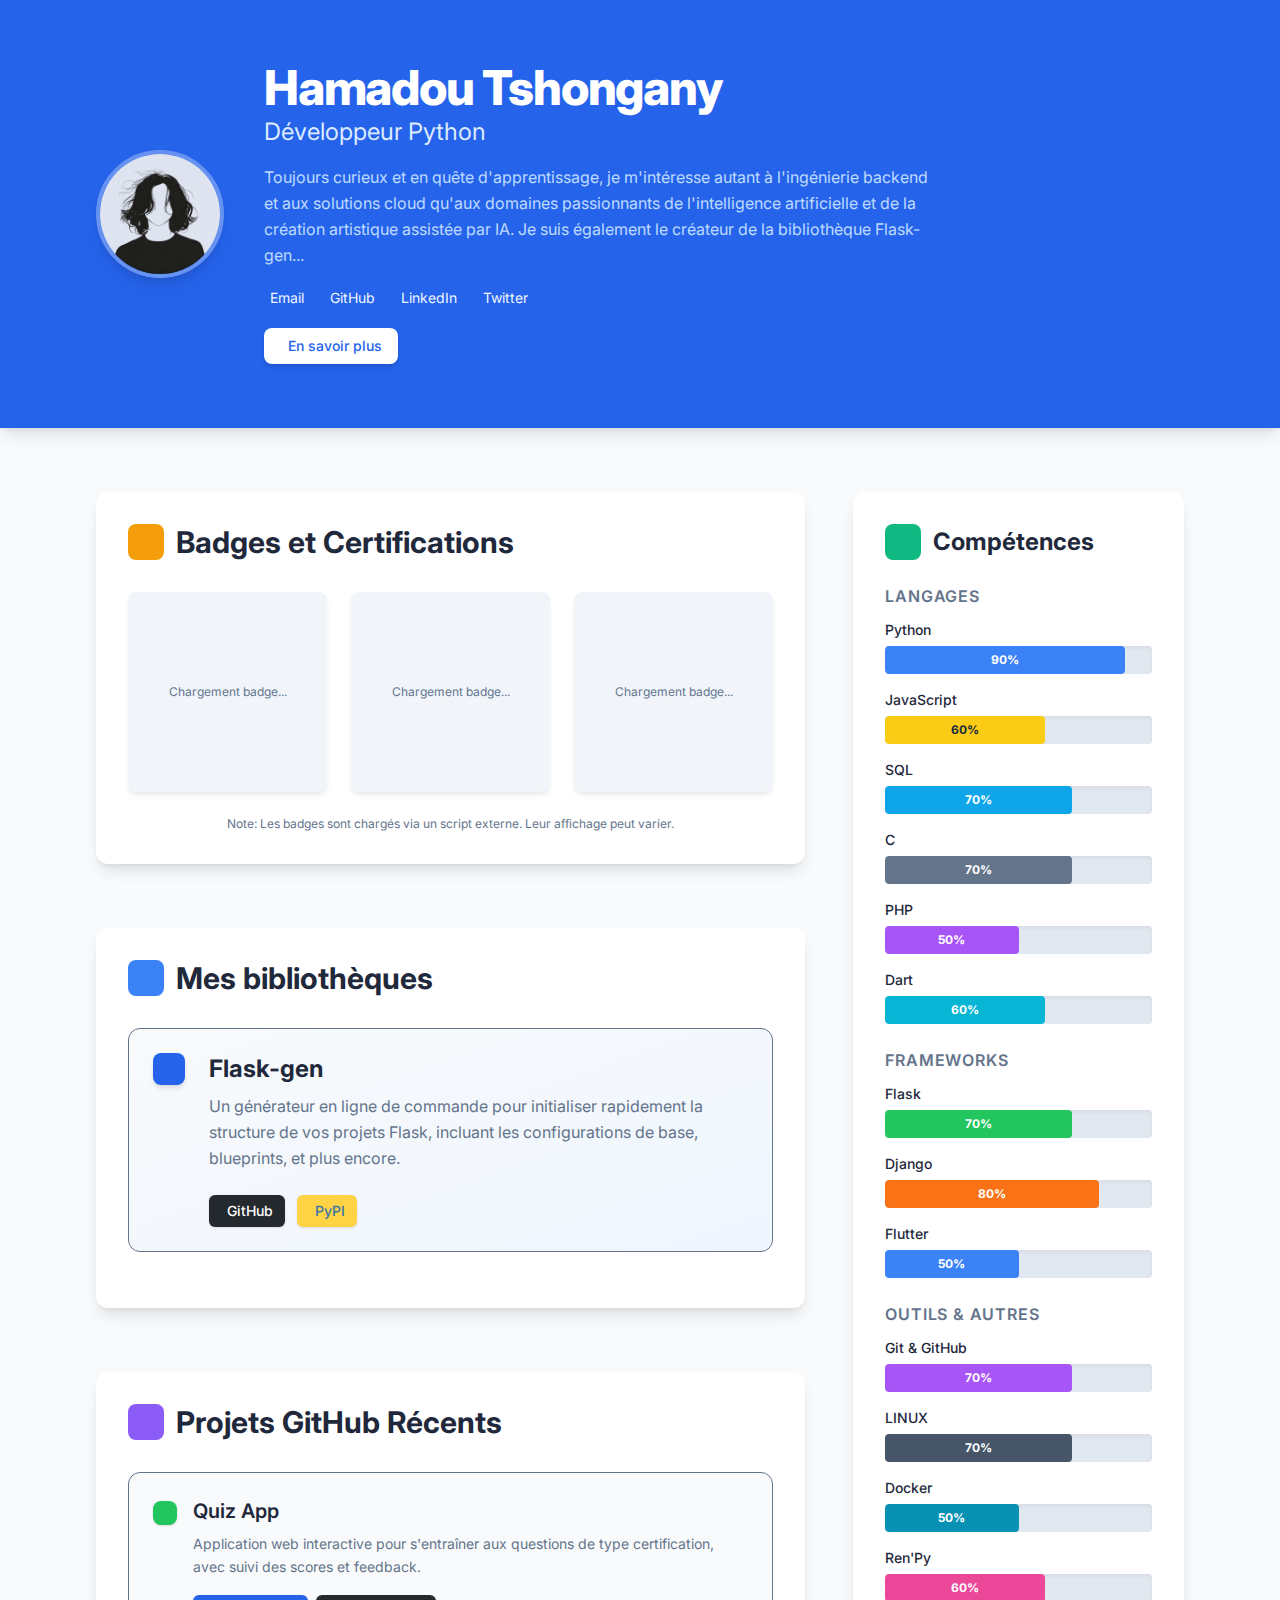
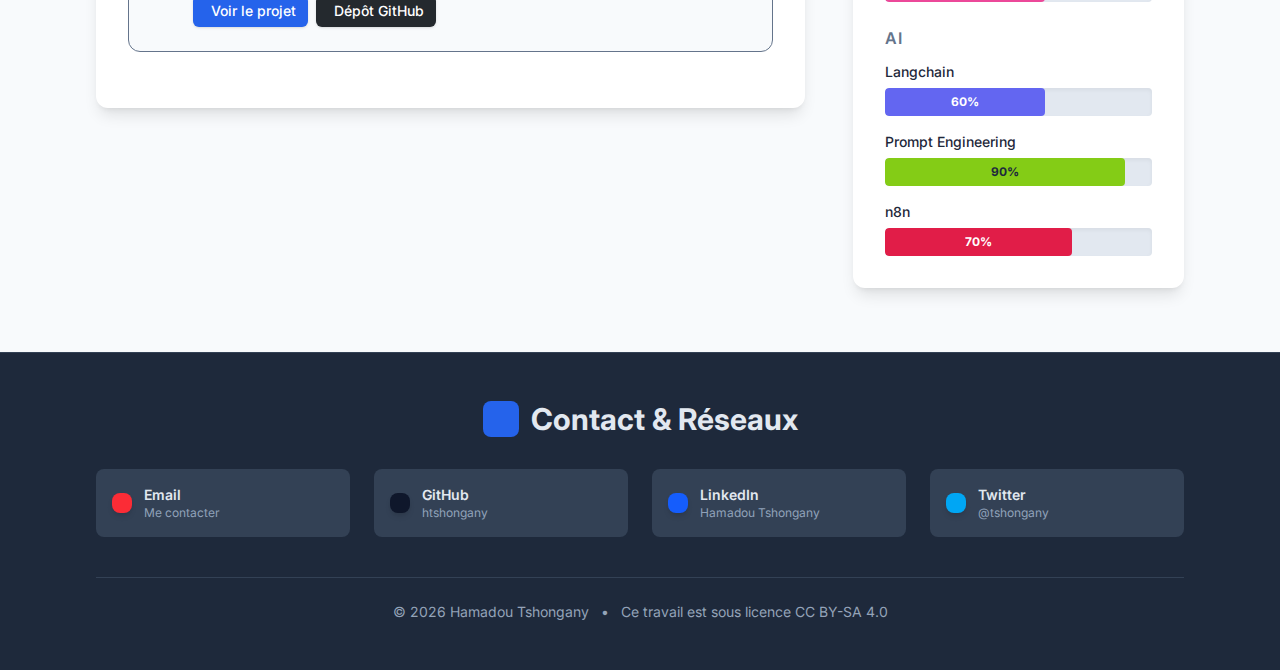
<file: index.html>
<!DOCTYPE html>
<html lang="fr">
<head>
  <meta charset="UTF-8">
  <meta name="google-site-verification" content="VE7iTm243_u6BHvO8maKqKnAd1L7kVLmnIdtmTBK1Bk" />
  <meta http-equiv="X-UA-Compatible" content="IE=edge">
  <meta name="viewport" content="width=device-width, initial-scale=1.0">
  <!-- USER_DATA_START:SEO_METADATA -->
  <title>Hamadou Tshongany - Développeur Python</title>
  <meta name="description" content="Portfolio de Hamadou Tshongany, développeur backend spécialisé en Python, IA et automatisation. Création d'outils sur mesure, APIs, et solutions scalables">
  <meta name="author" content="Hamadou Tshongany">
  <meta name="keywords" content="Hamadou Tshongany, Développeur Python, Portfolio, Flask, Django, Open Source, Automatisation, Flask-gen, Développement Web">
  <!-- USER_DATA_END:SEO_METADATA -->
  <meta name="robots" content="index, follow">

  <!-- Open Graph / Facebook -->
  <meta property="og:type" content="website">
  <meta property="og:url" content="https://htshongany.github.io/">
  <!-- USER_DATA_START:OG_PROFILE -->
  <meta property="og:title" content="Hamadou Tshongany - Développeur Python Professionnel">
  <meta property="og:description" content="Portfolio de Hamadou Tshongany, Développeur Python spécialisé dans l'open source et l'automatisation.">
  <meta property="og:image" content="assets/images/profile_placeholder.png">
  <!-- USER_DATA_END:OG_PROFILE -->

  <!-- Twitter -->
  <meta property="twitter:card" content="summary_large_image">
  <meta property="twitter:url" content="https://htshongany.github.io/">
  <!-- USER_DATA_START:TWITTER_PROFILE -->
  <meta property="twitter:title" content="Hamadou Tshongany - Développeur Python Professionnel">
  <meta property="twitter:description" content="Portfolio de Hamadou Tshongany, Développeur Python spécialisé dans l'open source et l'automatisation.">
  <meta property="twitter:image" content="assets/images/profile_placeholder.png">
  <!-- USER_DATA_END:TWITTER_PROFILE -->

  <link rel="preconnect" href="https://fonts.googleapis.com">
  <link rel="preconnect" href="https://fonts.gstatic.com" crossorigin>
  <link href="https://fonts.googleapis.com/css2?family=Inter:wght@400;500;600;700;800&display=swap" rel="stylesheet">
  <!-- USER_DATA_START:FAVICON -->
  <link rel="icon" href="assets/images/favicon.ico" type="image/x-icon">
  <!-- USER_DATA_END:FAVICON -->

  <link href="css/output.css" rel="stylesheet">

  <link rel="stylesheet" href="https://cdnjs.cloudflare.com/ajax/libs/font-awesome/6.4.0/css/all.min.css" integrity="sha512-iecdLmaskl7CVkqkXNQ/ZH/XLlvWZOJyj7Yy7tcenmpD1ypASozpmT/E0iPtmFIB46ZmdtAc9eNBvH0H/ZpiBw==" crossorigin="anonymous" referrerpolicy="no-referrer" />
  <style>
    html { scroll-behavior: smooth; }
    body {
      -webkit-font-smoothing: antialiased;
      -moz-osx-font-smoothing: grayscale;
    }
    /* Styles spécifiques pour Credly (difficiles à surcharger sans !important) */
    .credly-badge-container > div { max-width: 100% !important; max-height: 100% !important; }
    .credly-badge-container iframe { max-width: 100% !important; max-height: 100% !important; }

    /* Custom Scrollbar Styles (WebKit) */
    ::-webkit-scrollbar {
      width: 10px;
      height: 10px;
    }
    ::-webkit-scrollbar-track {
      background: #e2e8f0; /* Corresponds to 'scrollbar-track' or Tailwind's slate-200 */
      border-radius: 10px;
    }
    ::-webkit-scrollbar-thumb {
      background: #2563eb; /* Corresponds to 'scrollbar-thumb' or Tailwind's primary */
      border-radius: 10px;
    }
    ::-webkit-scrollbar-thumb:hover {
      background: #1d4ed8; /* Corresponds to 'scrollbar-thumb-hover' or Tailwind's primary-dark */
    }

    /* For Firefox (limited customization) */
    html {
        scrollbar-width: thin; /* "auto" or "thin" */
        scrollbar-color: #2563eb #e2e8f0; /* thumb track */
    }
  </style>
</head>
<body class="bg-light-bg text-text-main font-sans antialiased">
  <div class="min-h-screen flex flex-col">

    <!-- Header -->
    <header id="main-header" class="bg-primary text-text-on-primary shadow-lg">
      <div class="max-w-6xl mx-auto px-4 sm:px-6 lg:px-8 py-10 sm:py-12 md:py-16">
        <div class="md:flex md:items-center md:gap-6 lg:gap-10">
          <div class="flex-shrink-0 text-center md:text-left mb-6 md:mb-0">
            <img id="profile-image" class="w-24 h-24 sm:w-28 sm:h-28 md:w-32 md:h-32 rounded-full border-4 object-cover mx-auto shadow-custom-md border-[rgba(255,255,255,0.3)]" src="assets/images/profile_placeholder.png" alt="Photo de profil de Hamadou Tshongany" />
          </div>
          <div class="text-center md:text-left flex-grow">
            <h1 id="profile-name" class="text-3xl xs:text-4xl sm:text-5xl font-extrabold mb-1 tracking-tight text-text-on-primary">Hamadou Tshongany</h1>
            <p id="profile-title" class="text-lg xs:text-xl md:text-2xl mb-3 sm:mb-4 text-blue-100">Développeur Python</p>
            <p id="profile-bio" class="text-sm sm:text-base max-w-2xl mx-auto md:mx-0 leading-relaxed text-blue-200">Toujours curieux et en quête d'apprentissage, je m'intéresse autant à l'ingénierie backend et aux solutions cloud qu'aux domaines passionnants de l'intelligence artificielle et de la création artistique assistée par IA. Je suis également le créateur de la bibliothèque Flask-gen...</p>
            <ul id="header-social-links" class="flex flex-wrap justify-center md:justify-start gap-x-4 sm:gap-x-5 gap-y-2 my-4 sm:my-5">
              <li><a href="mailto:sirehtshongany@gmail.com" class="text-blue-50 hover:text-white transition-colors duration-200 flex items-center gap-1.5 text-xs sm:text-sm"><i class="fas fa-envelope fa-fw" aria-hidden="true"></i> Email</a></li>
              <li><a href="https://github.com/htshongany" target="_blank" rel="noopener noreferrer" class="text-blue-50 hover:text-white transition-colors duration-200 flex items-center gap-1.5 text-xs sm:text-sm"><i class="fab fa-github fa-fw" aria-hidden="true"></i> GitHub</a></li>
              <li><a href="https://www.linkedin.com/in/hamadou-tshongany" target="_blank" rel="noopener noreferrer" class="text-blue-50 hover:text-white transition-colors duration-200 flex items-center gap-1.5 text-xs sm:text-sm"><i class="fab fa-linkedin fa-fw" aria-hidden="true"></i> LinkedIn</a></li>
              <li><a href="https://twitter.com/tshongany" target="_blank" rel="noopener noreferrer" class="text-blue-50 hover:text-white transition-colors duration-200 flex items-center gap-1.5 text-xs sm:text-sm"><i class="fab fa-twitter fa-fw" aria-hidden="true"></i> Twitter</a></li>
            </ul>
            <div class="mt-4">
              <a href="/about.html" class="inline-flex items-center px-4 py-2 bg-white hover:bg-slate-100 text-primary rounded-lg transition-colors duration-200 shadow-md text-sm font-medium focus-visible:outline-primary focus-visible:outline-offset-2">
                <i class="fas fa-user mr-2" aria-hidden="true"></i> En savoir plus
              </a>
            </div>
          </div>
        </div>
      </div>
    </header>

    <!-- Layout principal -->
    <main id="main-content-area" class="max-w-6xl mx-auto px-4 sm:px-6 lg:px-8 py-8 sm:py-12 md:py-16 flex-grow">
      <div class="grid grid-cols-1 lg:grid-cols-3 gap-8 sm:gap-10 md:gap-12">
        <div class="lg:col-span-2 space-y-10 sm:space-y-12 md:space-y-16">

          <!-- Badges Section -->
          <section id="badges-section" aria-labelledby="badges-title-text" class="bg-card-bg rounded-xl shadow-custom-md p-5 sm:p-6 md:p-8">
            <h2 class="text-2xl sm:text-3xl font-bold mb-6 sm:mb-8 flex items-center gap-3 text-text-main">
              <span class="w-8 h-8 sm:w-9 sm:h-9 inline-flex items-center justify-center rounded-lg flex-shrink-0 text-white bg-icon-bg-badges"><i class="fas fa-award text-base" aria-hidden="true"></i></span>
              <span id="badges-title-text">Badges et Certifications</span>
            </h2>
            <div class="relative mb-6">
              <div id="badges-grid" class="grid grid-cols-2 md:grid-cols-3 gap-4 sm:gap-6">
                <!-- USER_DATA_START:BADGES_LIST -->
                <div class="pagination-item credly-badge-container flex items-center justify-center overflow-hidden bg-slate-100 rounded-lg w-full h-[180px] sm:h-[190px] md:h-[200px] shadow-custom-light hover:shadow-custom-md transform hover:scale-105 transition-transform duration-300 ease-in-out">
                  <div data-iframe-width="150" data-iframe-height="170" data-share-badge-id="242aff9c-588e-480d-abb7-defd70db0204" data-share-badge-host="https://www.credly.com"><p class="text-slate-500 text-xs p-2 text-center">Chargement badge...</p></div>
                </div>
                <div class="pagination-item credly-badge-container flex items-center justify-center overflow-hidden bg-slate-100 rounded-lg w-full h-[180px] sm:h-[190px] md:h-[200px] shadow-custom-light hover:shadow-custom-md transform hover:scale-105 transition-transform duration-300 ease-in-out">
                  <div data-iframe-width="150" data-iframe-height="170" data-share-badge-id="c1ec8ce9-5764-4467-9178-66d29b638906" data-share-badge-host="https://www.credly.com"><p class="text-slate-500 text-xs p-2 text-center">Chargement badge...</p></div>
                </div>
                <div class="pagination-item credly-badge-container flex items-center justify-center overflow-hidden bg-slate-100 rounded-lg w-full h-[180px] sm:h-[190px] md:h-[200px] shadow-custom-light hover:shadow-custom-md transform hover:scale-105 transition-transform duration-300 ease-in-out">
                   <div data-iframe-width="150" data-iframe-height="170" data-share-badge-id="eb4d011a-47e7-4580-bc38-c882da57a48f" data-share-badge-host="https://www.credly.com"><p class="text-slate-500 text-xs p-2 text-center">Chargement badge...</p></div>
                </div>
                <!-- USER_DATA_END:BADGES_LIST -->
              </div>
              <button id="badges-prev" aria-label="Badge précédent" class=" absolute top-1/2 -translate-y-1/2 left-0 transform -translate-x-[calc(50%+0.25rem)] sm:-translate-x-[calc(100%+0.25rem)] bg-pagination-btn-bg hover:bg-pagination-btn-hover-bg text-white p-2 rounded-full w-9 h-9 flex items-center justify-center shadow-md z-10 focus-visible:outline-primary focus-visible:outline-offset-1"><i class="fas fa-chevron-left" aria-hidden="true"></i></button>
              <button id="badges-next" aria-label="Badge suivant" class="absolute top-1/2 -translate-y-1/2 right-0 transform translate-x-[calc(50%+0.25rem)] sm:translate-x-[calc(100%+0.25rem)] bg-pagination-btn-bg hover:bg-pagination-btn-hover-bg text-white p-2 rounded-full w-9 h-9 flex items-center justify-center shadow-md z-10 focus-visible:outline-primary focus-visible:outline-offset-1"><i class="fas fa-chevron-right" aria-hidden="true"></i></button>
            </div>
            <p id="badges-note" class="text-center text-xs mt-4 px-4 text-text-muted">Note: Les badges sont chargés via un script externe. Leur affichage peut varier.</p>
          </section>
          <script type="text/javascript" async src="//cdn.credly.com/assets/utilities/embed.js"></script>

          <!-- Mes bibliothèques Section -->
          <section id="libraries-section" aria-labelledby="libraries-title-text" class="bg-card-bg rounded-xl shadow-custom-md p-5 sm:p-6 md:p-8">
            <h2 class="text-2xl sm:text-3xl font-bold mb-6 sm:mb-8 flex items-center gap-3 text-text-main">
              <span class="w-8 h-8 sm:w-9 sm:h-9 inline-flex items-center justify-center rounded-lg flex-shrink-0 text-white bg-icon-bg-python"><i class="fab fa-python text-base" aria-hidden="true"></i></span>
              <span id="libraries-title-text">Mes bibliothèques</span>
            </h2>
            <div class="relative mb-6">
              <div id="libraries-grid" class="grid grid-cols-1 gap-6 sm:gap-8">
                <!-- USER_DATA_START:LIBRARIES_LIST -->
                <div class="pagination-item border border-secondary rounded-xl p-5 sm:p-6 bg-gradient-to-br from-slate-50 to-blue-50 hover:shadow-lg transition-shadow duration-300">
                  <div class="flex flex-col sm:flex-row items-start space-y-4 sm:space-y-0 sm:space-x-4 md:space-x-6">
                    <div class="p-3 sm:p-4 rounded-lg shadow-md flex-shrink-0 self-center sm:self-start bg-primary text-text-on-primary"><i class="fas fa-box-open text-2xl sm:text-3xl" aria-hidden="true"></i></div>
                    <div class="flex-1 text-center sm:text-left">
                      <h3 class="text-xl sm:text-2xl font-bold mb-2 text-text-main">Flask-gen</h3>
                      <p class="mb-4 sm:mb-6 text-sm sm:text-base leading-relaxed text-text-muted">Un générateur en ligne de commande pour initialiser rapidement la structure de vos projets Flask, incluant les configurations de base, blueprints, et plus encore.</p>
                      <div class="flex flex-wrap justify-center sm:justify-start gap-3">
                        <a href="https://github.com/htshongany/Flask-gen" target="_blank" rel="noopener noreferrer" class="inline-flex items-center px-3 py-1.5 rounded-md bg-github-btn-bg text-github-btn-text hover:bg-github-btn-hover-bg transition-colors duration-200 text-xs sm:text-sm font-medium shadow-sm focus-visible:outline-primary focus-visible:outline-offset-2">
                          <i class="fab fa-github mr-1.5" aria-hidden="true"></i>GitHub
                        </a>
                        <a href="https://pypi.org/project/flask-gen/" target="_blank" rel="noopener noreferrer" class="inline-flex items-center px-3 py-1.5 rounded-md bg-pypi-btn-bg text-pypi-btn-text hover:bg-pypi-btn-hover-bg transition-colors duration-200 text-xs sm:text-sm font-medium shadow-sm focus-visible:outline-primary focus-visible:outline-offset-2">
                          <i class="fas fa-cube mr-1.5" aria-hidden="true"></i>PyPI
                        </a>
                      </div>
                    </div>
                  </div>
                </div>
                <!-- USER_DATA_END:LIBRARIES_LIST -->
              </div>
              <button id="libraries-prev" aria-label="Bibliothèque précédente" class="absolute top-1/2 -translate-y-1/2 left-0 transform -translate-x-[calc(50%+0.25rem)] sm:-translate-x-[calc(100%+0.25rem)] bg-pagination-btn-bg hover:bg-pagination-btn-hover-bg text-white p-2 rounded-full w-9 h-9 flex items-center justify-center shadow-md z-10 focus-visible:outline-primary focus-visible:outline-offset-1"><i class="fas fa-chevron-left" aria-hidden="true"></i></button>
              <button id="libraries-next" aria-label="Bibliothèque suivante" class="absolute top-1/2 -translate-y-1/2 right-0 transform translate-x-[calc(50%+0.25rem)] sm:translate-x-[calc(100%+0.25rem)] bg-pagination-btn-bg hover:bg-pagination-btn-hover-bg text-white p-2 rounded-full w-9 h-9 flex items-center justify-center shadow-md z-10 focus-visible:outline-primary focus-visible:outline-offset-1"><i class="fas fa-chevron-right" aria-hidden="true"></i></button>
            </div>
          </section>

          <!-- Projects Section -->
          <section id="projects-section" aria-labelledby="projects-title-text" class="bg-card-bg rounded-xl shadow-custom-md p-5 sm:p-6 md:p-8">
            <h2 class="text-2xl sm:text-3xl font-bold mb-6 sm:mb-8 flex items-center gap-3 text-text-main">
              <span class="w-8 h-8 sm:w-9 sm:h-9 inline-flex items-center justify-center rounded-lg flex-shrink-0 text-white bg-icon-bg-projects"><i class="fas fa-laptop-code text-base" aria-hidden="true"></i></span>
              <span id="projects-title-text">Projets GitHub Récents</span>
            </h2>
            <div class="relative mb-6">
              <div id="projets-grid" class="grid grid-cols-1 md:grid-cols-2 gap-6 sm:gap-8">
                <!-- USER_DATA_START:PROJECTS_LIST -->
                <div class="pagination-item md:col-span-2 border border-secondary rounded-xl p-4 sm:p-6 bg-slate-50 hover:shadow-xl transition-all duration-300 ease-in-out transform hover:-translate-y-1">
                  <div class="flex items-start space-x-4">
                    <div class="p-3 rounded-lg shadow-sm flex-shrink-0 mt-1 text-white bg-project-icon-green"><i class="fas fa-question-circle text-xl" aria-hidden="true"></i></div>
                    <div class="flex-1 text-left"> <!-- Changed from text-center xs:text-left -->
                        <h3 class="text-lg sm:text-xl font-semibold text-text-main mb-2">Quiz App</h3>
                        <p class="text-text-muted mb-3 sm:mb-4 text-sm leading-relaxed">Application web interactive pour s'entraîner aux questions de type certification, avec suivi des scores et feedback.</p>
                        <div class="flex flex-row flex-wrap justify-start gap-2 mt-3"> <!-- Ensures buttons are side-by-side with a gap -->
                            <a href="https://htshongany.github.io/certification-quizzes/quiz-app/index.html" target="_blank" rel="noopener noreferrer" class="inline-flex items-center px-3 py-1.5 rounded-md bg-primary text-text-on-primary hover:bg-primary-dark transition-colors duration-200 text-xs sm:text-sm font-medium shadow-sm focus-visible:outline-primary focus-visible:outline-offset-2">
                              <i class="fas fa-external-link-alt mr-1.5" aria-hidden="true"></i>Voir le projet
                            </a>
                            <a href="https://github.com/htshongany/certification-quizzes" target="_blank" rel="noopener noreferrer" class="inline-flex items-center px-3 py-1.5 rounded-md bg-github-btn-bg text-github-btn-text hover:bg-github-btn-hover-bg transition-colors duration-200 text-xs sm:text-sm font-medium shadow-sm focus-visible:outline-primary focus-visible:outline-offset-2">
                                <i class="fab fa-github mr-1.5" aria-hidden="true"></i>Dépôt GitHub
                            </a>
                        </div>
                    </div>
                  </div>
                </div>
                <!-- USER_DATA_END:PROJECTS_LIST -->
              </div>
              <button id="projets-prev" aria-label="Projet précédent" class=" absolute top-1/2 -translate-y-1/2 left-0 transform -translate-x-[calc(50%+0.25rem)] sm:-translate-x-[calc(100%+0.25rem)] bg-pagination-btn-bg hover:bg-pagination-btn-hover-bg text-white p-2 rounded-full w-9 h-9 flex items-center justify-center shadow-md z-10 focus-visible:outline-primary focus-visible:outline-offset-1"><i class="fas fa-chevron-left" aria-hidden="true"></i></button>
              <button id="projets-next" aria-label="Projet suivant" class="absolute top-1/2 -translate-y-1/2 right-0 transform translate-x-[calc(50%+0.25rem)] sm:translate-x-[calc(100%+0.25rem)] bg-pagination-btn-bg hover:bg-pagination-btn-hover-bg text-white p-2 rounded-full w-9 h-9 flex items-center justify-center shadow-md z-10 focus-visible:outline-primary focus-visible:outline-offset-1"><i class="fas fa-chevron-right" aria-hidden="true"></i></button>
            </div>
          </section>
        </div>

        <aside class="lg:col-span-1 space-y-10 sm:space-y-12 md:space-y-16">
          <section id="skills-section" aria-labelledby="skills-title-text" class="bg-card-bg rounded-xl shadow-custom-md p-5 sm:p-6 md:p-8">
            <h2 class="text-xl sm:text-2xl font-bold mb-6 flex items-center gap-3 text-text-main">
              <span class="w-8 h-8 sm:w-9 sm:h-9 inline-flex items-center justify-center rounded-lg flex-shrink-0 text-white bg-icon-bg-skills"><i class="fas fa-code text-sm" aria-hidden="true"></i></span>
              <span id="skills-title-text">Compétences</span>
            </h2>
            <div id="skills-content" class="space-y-6">
              <!-- USER_DATA_START:SKILLS_CATEGORIES -->
              <div>
                <h3 class="text-base font-semibold mb-3 uppercase tracking-wider text-text-muted">Langages</h3>
                <div class="space-y-4">
                  <div><h4 class="text-sm font-medium mb-1.5 text-text-main">Python</h4><div class="w-full bg-slate-200 rounded-sm h-7 shadow-inner overflow-hidden"><div class="h-full rounded-sm flex items-center justify-center px-2.5 bg-skill-python text-white" style="width: 90%;"><span class="text-xs font-bold">90%</span></div></div></div>
                  <div><h4 class="text-sm font-medium mb-1.5 text-text-main">JavaScript</h4><div class="w-full bg-slate-200 rounded-sm h-7 shadow-inner overflow-hidden"><div class="h-full rounded-sm flex items-center justify-center px-2.5 bg-skill-js text-slate-800" style="width: 60%;"><span class="text-xs font-bold">60%</span></div></div></div>
                  <div><h4 class="text-sm font-medium mb-1.5 text-text-main">SQL</h4><div class="w-full bg-slate-200 rounded-sm h-7 shadow-inner overflow-hidden"><div class="h-full rounded-sm flex items-center justify-center px-2.5 bg-skill-sql text-white" style="width: 70%;"><span class="text-xs font-bold">70%</span></div></div></div>
                  <div><h4 class="text-sm font-medium mb-1.5 text-text-main">C</h4><div class="w-full bg-slate-200 rounded-sm h-7 shadow-inner overflow-hidden"><div class="h-full rounded-sm flex items-center justify-center px-2.5 bg-skill-c text-white" style="width: 70%;"><span class="text-xs font-bold">70%</span></div></div></div>
                  <div><h4 class="text-sm font-medium mb-1.5 text-text-main">PHP</h4><div class="w-full bg-slate-200 rounded-sm h-7 shadow-inner overflow-hidden"><div class="h-full rounded-sm flex items-center justify-center px-2.5 bg-skill-php text-white" style="width: 50%;"><span class="text-xs font-bold">50%</span></div></div></div>
                  <div><h4 class="text-sm font-medium mb-1.5 text-text-main">Dart</h4><div class="w-full bg-slate-200 rounded-sm h-7 shadow-inner overflow-hidden"><div class="h-full rounded-sm flex items-center justify-center px-2.5 bg-skill-dart text-white" style="width: 60%;"><span class="text-xs font-bold">60%</span></div></div></div>
                </div>
              </div>
              <div>
                <h3 class="text-base font-semibold mb-3 uppercase tracking-wider text-text-muted">Frameworks</h3>
                <div class="space-y-4">
                  <div><h4 class="text-sm font-medium mb-1.5 text-text-main">Flask</h4><div class="w-full bg-slate-200 rounded-sm h-7 shadow-inner overflow-hidden"><div class="h-full rounded-sm flex items-center justify-center px-2.5 bg-skill-flask text-white" style="width: 70%;"><span class="text-xs font-bold">70%</span></div></div></div>
                  <div><h4 class="text-sm font-medium mb-1.5 text-text-main">Django</h4><div class="w-full bg-slate-200 rounded-sm h-7 shadow-inner overflow-hidden"><div class="h-full rounded-sm flex items-center justify-center px-2.5 bg-skill-django text-white" style="width: 80%;"><span class="text-xs font-bold">80%</span></div></div></div>
                  <div><h4 class="text-sm font-medium mb-1.5 text-text-main">Flutter</h4><div class="w-full bg-slate-200 rounded-sm h-7 shadow-inner overflow-hidden"><div class="h-full rounded-sm flex items-center justify-center px-2.5 bg-skill-flutter text-white" style="width: 50%;"><span class="text-xs font-bold">50%</span></div></div></div>
                </div>
              </div>
              <div>
                <h3 class="text-base font-semibold mb-3 uppercase tracking-wider text-text-muted">Outils & Autres</h3>
                <div class="space-y-4">
                  <div><h4 class="text-sm font-medium mb-1.5 text-text-main">Git & GitHub</h4><div class="w-full bg-slate-200 rounded-sm h-7 shadow-inner overflow-hidden"><div class="h-full rounded-sm flex items-center justify-center px-2.5 bg-skill-git text-white" style="width: 70%;"><span class="text-xs font-bold">70%</span></div></div></div>
                  <div><h4 class="text-sm font-medium mb-1.5 text-text-main">LINUX</h4><div class="w-full bg-slate-200 rounded-sm h-7 shadow-inner overflow-hidden"><div class="h-full rounded-sm flex items-center justify-center px-2.5 bg-skill-linux text-white" style="width: 70%;"><span class="text-xs font-bold">70%</span></div></div></div>
                  <div><h4 class="text-sm font-medium mb-1.5 text-text-main">Docker</h4><div class="w-full bg-slate-200 rounded-sm h-7 shadow-inner overflow-hidden"><div class="h-full rounded-sm flex items-center justify-center px-2.5 bg-skill-docker text-white" style="width: 50%;"><span class="text-xs font-bold">50%</span></div></div></div>
                  <div><h4 class="text-sm font-medium mb-1.5 text-text-main">Ren'Py</h4><div class="w-full bg-slate-200 rounded-sm h-7 shadow-inner overflow-hidden"><div class="h-full rounded-sm flex items-center justify-center px-2.5 bg-skill-renpy text-white" style="width: 60%;"><span class="text-xs font-bold">60%</span></div></div></div>
                </div>
              </div>
              <div>
                <h3 class="text-base font-semibold mb-3 uppercase tracking-wider text-text-muted">AI</h3>
                <div class="space-y-4">
                  <div><h4 class="text-sm font-medium mb-1.5 text-text-main">Langchain</h4><div class="w-full bg-slate-200 rounded-sm h-7 shadow-inner overflow-hidden"><div class="h-full rounded-sm flex items-center justify-center px-2.5 bg-skill-langchain text-white" style="width: 60%;"><span class="text-xs font-bold">60%</span></div></div></div>
                  <div><h4 class="text-sm font-medium mb-1.5 text-text-main">Prompt Engineering</h4><div class="w-full bg-slate-200 rounded-sm h-7 shadow-inner overflow-hidden"><div class="h-full rounded-sm flex items-center justify-center px-2.5 bg-skill-prompt text-slate-800" style="width: 90%;"><span class="text-xs font-bold">90%</span></div></div></div>
                  <div><h4 class="text-sm font-medium mb-1.5 text-text-main">n8n</h4><div class="w-full bg-slate-200 rounded-sm h-7 shadow-inner overflow-hidden"><div class="h-full rounded-sm flex items-center justify-center px-2.5 bg-skill-n8n text-white" style="width: 70%;"><span class="text-xs font-bold">70%</span></div></div></div>
                </div>
              </div>
              <!-- USER_DATA_END:SKILLS_CATEGORIES -->
            </div>
          </section>
        </aside>
      </div>
    </main>

    <footer id="main-footer" class="bg-footer-bg text-footer-text border-t border-footer-link-hover-bg mt-auto">
      <div class="max-w-6xl mx-auto px-4 sm:px-6 lg:px-8 py-10 sm:py-12">
        <h2 id="footer-contact-title" class="text-2xl sm:text-3xl font-bold mb-8 text-center flex items-center justify-center gap-3 text-text-on-dark-bg">
          <span class="w-9 h-9 inline-flex items-center justify-center rounded-lg flex-shrink-0 text-white bg-primary"><i class="fas fa-link text-sm" aria-hidden="true"></i></span>
          <span>Contact & Réseaux</span>
        </h2>
        <div id="footer-social-links" class="grid grid-cols-1 xs:grid-cols-2 lg:grid-cols-4 gap-4 sm:gap-6">
          <!-- USER_DATA_START:FOOTER_SOCIAL_LINKS (Identique au header pour la source des données, mais style différent) -->
          <a href="mailto:sirehtshongany@gmail.com" class="flex items-center p-3 sm:p-4 rounded-lg bg-footer-link-hover-bg hover:bg-opacity-80 transition-all duration-200 group transform hover:scale-105 focus:scale-105 focus-visible:outline-primary focus-visible:outline-offset-1"><div class="text-white p-2 sm:p-2.5 rounded-lg mr-3 shadow-md group-hover:shadow-lg transition-shadow duration-200 flex-shrink-0 bg-red-500"><i class="fas fa-envelope fa-fw text-base" aria-hidden="true"></i></div><div class="min-w-0 flex-1"><div class="font-semibold text-sm text-text-on-dark-bg">Email</div><div class="text-xs text-slate-400 group-hover:text-slate-200 transition-colors truncate">Me contacter</div></div></a>
          <a href="https://github.com/htshongany" target="_blank" rel="noopener noreferrer" class="flex items-center p-3 sm:p-4 rounded-lg bg-footer-link-hover-bg hover:bg-opacity-80 transition-all duration-200 group transform hover:scale-105 focus:scale-105 focus-visible:outline-primary focus-visible:outline-offset-1"><div class="text-white p-2 sm:p-2.5 rounded-lg mr-3 shadow-md group-hover:shadow-lg transition-shadow duration-200 flex-shrink-0 bg-slate-900"><i class="fab fa-github fa-fw text-base" aria-hidden="true"></i></div><div class="min-w-0 flex-1"><div class="font-semibold text-sm text-text-on-dark-bg">GitHub</div><div class="text-xs text-slate-400 group-hover:text-slate-200 transition-colors truncate">htshongany</div></div></a>
          <a href="https://www.linkedin.com/in/hamadou-tshongany" target="_blank" rel="noopener noreferrer" class="flex items-center p-3 sm:p-4 rounded-lg bg-footer-link-hover-bg hover:bg-opacity-80 transition-all duration-200 group transform hover:scale-105 focus:scale-105 focus-visible:outline-primary focus-visible:outline-offset-1"><div class="text-white p-2 sm:p-2.5 rounded-lg mr-3 shadow-md group-hover:shadow-lg transition-shadow duration-200 flex-shrink-0 bg-blue-600"><i class="fab fa-linkedin fa-fw text-base" aria-hidden="true"></i></div><div class="min-w-0 flex-1"><div class="font-semibold text-sm text-text-on-dark-bg">LinkedIn</div><div class="text-xs text-slate-400 group-hover:text-slate-200 transition-colors truncate">Hamadou Tshongany</div></div></a>
          <a href="https://twitter.com/tshongany" target="_blank" rel="noopener noreferrer" class="flex items-center p-3 sm:p-4 rounded-lg bg-footer-link-hover-bg hover:bg-opacity-80 transition-all duration-200 group transform hover:scale-105 focus:scale-105 focus-visible:outline-primary focus-visible:outline-offset-1"><div class="text-white p-2 sm:p-2.5 rounded-lg mr-3 shadow-md group-hover:shadow-lg transition-shadow duration-200 flex-shrink-0 bg-sky-500"><i class="fab fa-twitter fa-fw text-base" aria-hidden="true"></i></div><div class="min-w-0 flex-1"><div class="font-semibold text-sm text-text-on-dark-bg">Twitter</div><div class="text-xs text-slate-400 group-hover:text-slate-200 transition-colors truncate">@tshongany</div></div></a>
          <!-- USER_DATA_END:FOOTER_SOCIAL_LINKS -->
        </div>
        <div class="text-center mt-10 pt-6 border-t border-footer-link-hover-bg">
          <p class="text-sm">© <span id="currentYear"></span> Hamadou Tshongany <span class="mx-2">•</span>
            <a id="license-link" href="https://creativecommons.org/licenses/by-sa/4.0/" target="_blank" rel="license noopener" class="hover:text-primary transition-colors focus-visible:outline-primary focus-visible:outline-offset-1">
              <i class="fab fa-creative-commons" aria-label="Creative Commons"></i><i class="fab fa-creative-commons-by" aria-label="Attribution"></i><i class="fab fa-creative-commons-sa" aria-label="Share Alike"></i> Ce travail est sous licence CC BY-SA 4.0
            </a>
          </p>
        </div>
      </div>
    </footer>
  </div>

  <button id="backToTop" aria-label="Retour en haut de page" class="fixed bottom-4 right-4 bg-primary hover:bg-primary-dark text-white w-10 h-10 rounded-full shadow-lg flex items-center justify-center transition-all duration-300 opacity-0 invisible focus-visible:outline-primary focus-visible:outline-offset-1"><i class="fas fa-arrow-up" aria-hidden="true"></i></button>

  <script>
    document.addEventListener('DOMContentLoaded', () => {
      const currentYearEl = document.getElementById('currentYear');
      if (currentYearEl) currentYearEl.textContent = new Date().getFullYear();

      setupPagination('badges-grid', 'badges-prev', 'badges-next', 3, 2);
      setupPagination('libraries-grid', 'libraries-prev', 'libraries-next', 1, 1);
      setupPagination('projets-grid', 'projets-prev', 'projets-next', 2, 1);

      const backToTopButton = document.getElementById('backToTop');
      if (backToTopButton) {
        const toggleBackToTopButton = () => {
          if (window.pageYOffset > 300) {
            backToTopButton.classList.remove('opacity-0', 'invisible');
            backToTopButton.classList.add('opacity-100', 'visible');
          } else {
            backToTopButton.classList.remove('opacity-100', 'visible');
            backToTopButton.classList.add('opacity-0', 'invisible');
          }
        };
        window.addEventListener('scroll', toggleBackToTopButton);
        backToTopButton.addEventListener('click', () => window.scrollTo({ top: 0, behavior: 'smooth' }));
        toggleBackToTopButton(); // Initial check
      }
    });

    function setupPagination(gridId, prevBtnId, nextBtnId, itemsPerPageDesktop, itemsPerPageMobile) {
      const grid = document.getElementById(gridId);
      if (!grid) return;
      const items = Array.from(grid.querySelectorAll('.pagination-item'));
      const prevButton = document.getElementById(prevBtnId);
      const nextButton = document.getElementById(nextBtnId);

      if (!prevButton || !nextButton || items.length === 0) {
        if(prevButton) prevButton.classList.add('hidden');
        if(nextButton) nextButton.classList.add('hidden');
        return;
      }

      let startIndex = 0;
      let itemsToDisplayCount = window.innerWidth < 768 ? itemsPerPageMobile : itemsPerPageDesktop;

      function displayItems() {
        items.forEach((item, index) => {
          item.classList.toggle('hidden', !(index >= startIndex && index < startIndex + itemsToDisplayCount));
          // For credly badges that need 'flex' or other display property
          if (item.classList.contains('credly-badge-container')) {
            item.style.display = (index >= startIndex && index < startIndex + itemsToDisplayCount) ? 'flex' : 'none';
          }
        });
        prevButton.classList.toggle('hidden', startIndex === 0);
        nextButton.classList.toggle('hidden', startIndex + itemsToDisplayCount >= items.length);
        if (items.length <= itemsToDisplayCount) {
          prevButton.classList.add('hidden');
          nextButton.classList.add('hidden');
        }
      }

      function updateItemsPerPageAndDisplay() {
        const oldItemsToDisplayCount = itemsToDisplayCount;
        itemsToDisplayCount = window.innerWidth < 768 ? itemsPerPageMobile : itemsPerPageDesktop;
        if (oldItemsToDisplayCount !== itemsToDisplayCount) {
          if (items.length > itemsToDisplayCount && startIndex + itemsToDisplayCount > items.length) {
            startIndex = Math.max(0, items.length - itemsToDisplayCount);
          } else if (items.length <= itemsToDisplayCount) {
            startIndex = 0;
          }
          displayItems();
        }
      }

      prevButton.addEventListener('click', () => {
        const step = (itemsPerPageDesktop === 1 && itemsPerPageMobile === 1) ? 1 : itemsToDisplayCount;
        startIndex = Math.max(0, startIndex - step);
        displayItems();
      });

      nextButton.addEventListener('click', () => {
        const step = (itemsPerPageDesktop === 1 && itemsPerPageMobile === 1) ? 1 : itemsToDisplayCount;
        if (startIndex + step < items.length) {
             if (startIndex + step + itemsToDisplayCount <= items.length) startIndex += step;
             else startIndex = items.length - itemsToDisplayCount;
        }
        startIndex = Math.min(items.length - itemsToDisplayCount, Math.max(0, startIndex));
        displayItems();
      });

      window.addEventListener('resize', updateItemsPerPageAndDisplay);
      items.forEach(item => {
          item.classList.add('hidden');
          if (item.classList.contains('credly-badge-container')) {
              item.style.display = 'none';
          }
      });
      displayItems();
    }
  </script>
</body>
</html>
</file>
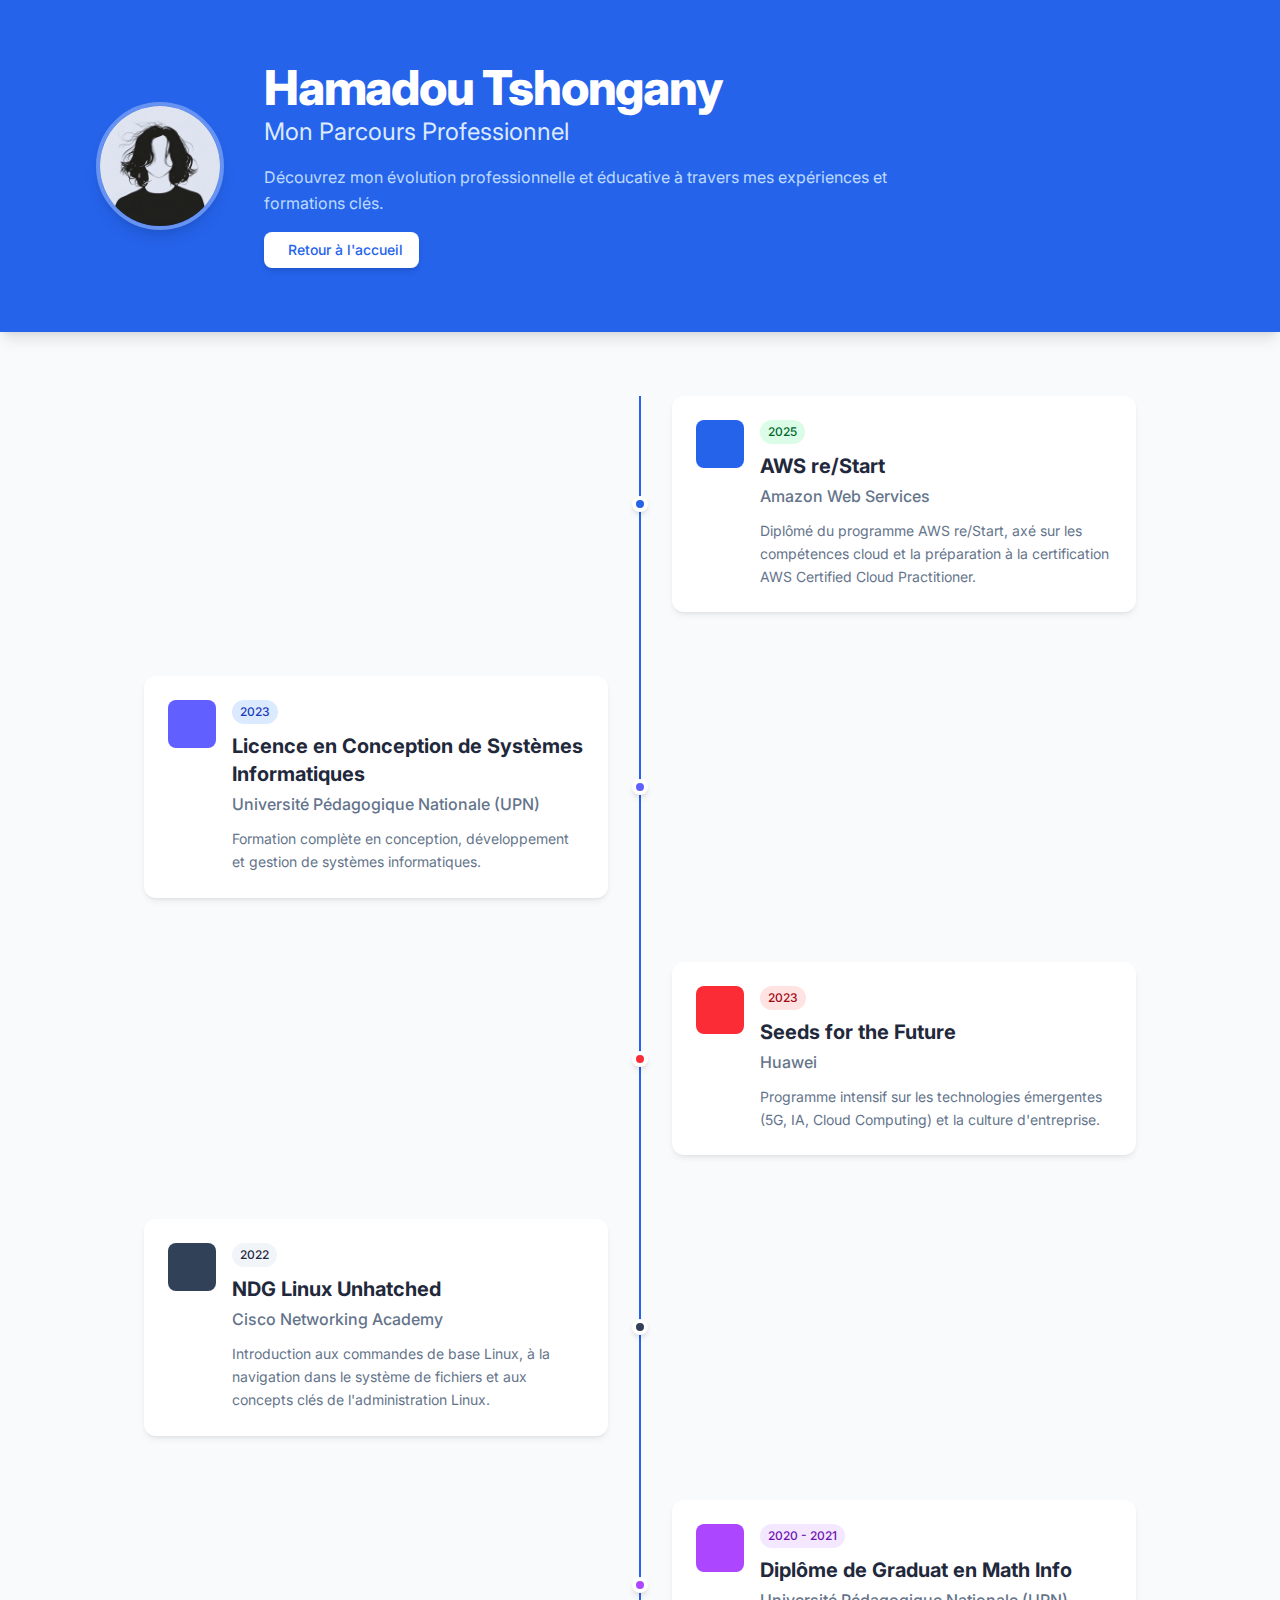
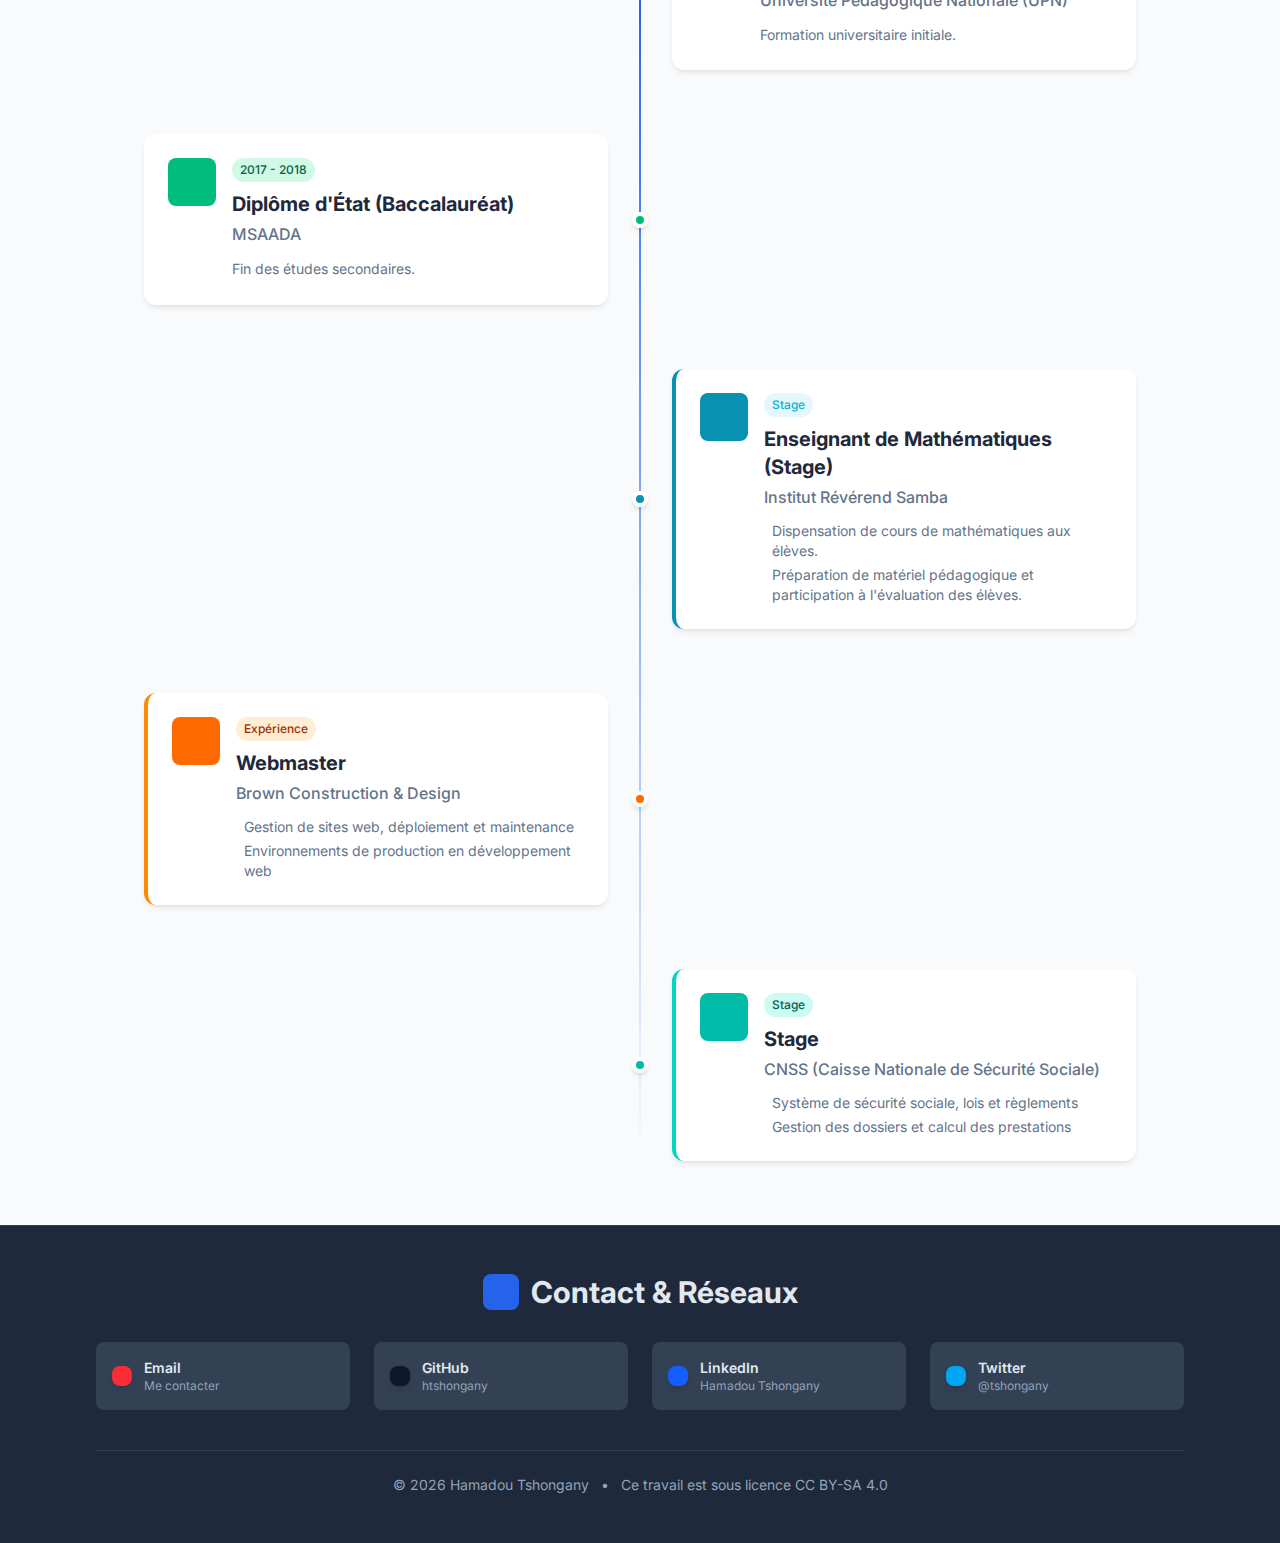
<file: about.html>
<!DOCTYPE html>
<html lang="fr">
<head>
    <meta charset="UTF-8">
    <meta http-equiv="X-UA-Compatible" content="IE=edge">
    <meta name="viewport" content="width=device-width, initial-scale=1.0">
    <!-- USER_DATA_START:SEO_METADATA -->
    <title>À Propos - Hamadou Tshongany</title>
    <meta name="description" content="Découvrez le parcours de Hamadou Tshongany : formations, expériences professionnelles et certifications dans le domaine du développement et du cloud.">
    <meta name="author" content="Hamadou Tshongany">
    <meta name="keywords" content="Hamadou Tshongany, parcours, formation, expérience, développeur, AWS, Cisco, Huawei, UPN">
    <!-- USER_DATA_END:SEO_METADATA -->
    <meta name="robots" content="index, follow">
  
    <!-- Open Graph / Facebook -->
    <meta property="og:type" content="website">
    <meta property="og:url" content="about.html">
    <!-- USER_DATA_START:OG_PROFILE -->
    <meta property="og:title" content="À Propos - Hamadou Tshongany">
    <meta property="og:description" content="Découvrez le parcours de Hamadou Tshongany : formations, expériences professionnelles et certifications dans le domaine du développement et du cloud.">
    <meta property="og:image" content="assets/images/profile_placeholder.png"> 
    <!-- USER_DATA_END:OG_PROFILE -->
  
    <!-- Twitter -->
    <meta property="twitter:card" content="summary_large_image">
    <meta property="twitter:url" content="about.html">
    <!-- USER_DATA_START:TWITTER_PROFILE -->
    <meta property="twitter:title" content="À Propos - Hamadou Tshongany">
    <meta property="twitter:description" content="Découvrez le parcours de Hamadou Tshongany : formations, expériences professionnelles et certifications.">
    <meta property="twitter:image" content="assets/images/profile_placeholder.png">
    <!-- USER_DATA_END:TWITTER_PROFILE -->
  
    <link rel="preconnect" href="https://fonts.googleapis.com">
    <link rel="preconnect" href="https://fonts.gstatic.com" crossorigin>
    <link href="https://fonts.googleapis.com/css2?family=Inter:wght@400;500;600;700;800&display=swap" rel="stylesheet">
    <!-- USER_DATA_START:FAVICON -->
    <link rel="icon" href="assets/images/favicon.ico" type="image/x-icon">
    <!-- USER_DATA_END:FAVICON -->
  
    <link href="css/output.css" rel="stylesheet">
    
    <link rel="stylesheet" href="https://cdnjs.cloudflare.com/ajax/libs/font-awesome/6.4.0/css/all.min.css" integrity="sha512-iecdLmaskl7CVkqkXNQ/ZH/XLlvWZOJyj7Yy7tcenmpD1ypASozpmT/E0iPtmFIB46ZmdtAc9eNBvH0H/ZpiBw==" crossorigin="anonymous" referrerpolicy="no-referrer" />
    <style>
      html { scroll-behavior: smooth; }
      body {
        -webkit-font-smoothing: antialiased;
        -moz-osx-font-smoothing: grayscale;
      }
      ::-webkit-scrollbar { width: 10px; height: 10px; }
      ::-webkit-scrollbar-track { background: #e2e8f0; border-radius: 10px; }
      ::-webkit-scrollbar-thumb { background: #2563eb; border-radius: 10px; }
      ::-webkit-scrollbar-thumb:hover { background: #1d4ed8; }
      html { scrollbar-width: thin; scrollbar-color: #2563eb #e2e8f0; }
    </style>
</head>
<body class="bg-light-bg text-text-main font-sans antialiased flex flex-col min-h-screen">
    
    <header id="main-header" class="bg-primary text-text-on-primary shadow-lg">
      <div class="max-w-6xl mx-auto px-4 sm:px-6 lg:px-8 py-10 sm:py-12 md:py-16">
        <div class="md:flex md:items-center md:gap-6 lg:gap-10">
          <div class="flex-shrink-0 text-center md:text-left mb-6 md:mb-0">
            <img id="profile-image" class="w-24 h-24 sm:w-28 sm:h-28 md:w-32 md:h-32 rounded-full border-4 object-cover mx-auto shadow-custom-md border-[rgba(255,255,255,0.3)]" src="assets/images/profile_placeholder.png" alt="Photo de profil de Hamadou Tshongany" />
          </div>
          <div class="text-center md:text-left flex-grow">
            <h1 id="profile-name" class="text-3xl xs:text-4xl sm:text-5xl font-extrabold mb-1 tracking-tight text-text-on-primary">Hamadou Tshongany</h1>
            <p id="profile-title" class="text-lg xs:text-xl md:text-2xl mb-3 sm:mb-4 text-blue-100">Mon Parcours Professionnel</p>
            <p id="profile-bio" class="text-sm sm:text-base max-w-2xl mx-auto md:mx-0 leading-relaxed text-blue-200">Découvrez mon évolution professionnelle et éducative à travers mes expériences et formations clés.</p>
            <div class="mt-4">
              <a href="/" class="inline-flex items-center px-4 py-2 bg-white hover:bg-slate-100 text-primary rounded-lg transition-colors duration-200 shadow-md text-sm font-medium focus-visible:outline-primary focus-visible:outline-offset-2">
                <i class="fas fa-home mr-2" aria-hidden="true"></i> Retour à l'accueil
              </a>
            </div>
          </div>
        </div>
      </div>
    </header>

       <!-- Main Content -->
       <main class="flex-grow py-12 lg:py-16">
           <div class="max-w-6xl mx-auto px-4 sm:px-6 lg:px-8">

               <div class="relative">
                   <div class="absolute left-4 lg:left-1/2 lg:transform lg:-translate-x-px h-full w-0.5 bg-gradient-to-b from-primary via-primary to-transparent"></div>

                   <div class="space-y-12 lg:space-y-16">

                       <div class="relative flex items-center lg:justify-end">
                           <div class="lg:w-1/2 lg:pr-12 lg:pl-8">
                               <div class="bg-white rounded-xl shadow-custom-light hover:shadow-custom-md transition-all duration-300 p-6 ml-12 lg:ml-0 group hover:scale-[1.02]">
                                   <div class="flex items-start gap-4">
                                       <div class="flex-shrink-0 w-12 h-12 bg-primary rounded-lg flex items-center justify-center group-hover:bg-primary-dark transition-colors duration-300">
                                           <i class="fas fa-cloud text-white text-lg"></i>
                                       </div>
                                       <div class="flex-grow">
                                           <div class="flex items-center gap-2 mb-2">
                                               <span class="px-2 py-1 bg-green-100 text-green-800 text-xs font-medium rounded-full">2025</span>
                                           </div>
                                           <h3 class="text-xl font-bold text-text-main mb-1">AWS re/Start</h3>
                                           <p class="text-text-muted font-medium mb-3">Amazon Web Services</p>
                                           <p class="text-sm text-text-muted leading-relaxed">Diplômé du programme AWS re/Start, axé sur les compétences cloud et la préparation à la certification AWS Certified Cloud Practitioner.</p>
                                       </div>
                                   </div>
                               </div>
                           </div>
                           <div class="absolute left-4 lg:left-1/2 lg:transform lg:-translate-x-1/2 w-4 h-4 bg-primary border-4 border-white rounded-full shadow-md z-10"></div>
                       </div>

                       <div class="relative flex items-center lg:justify-start">
                           <div class="lg:w-1/2 lg:pl-12 lg:pr-8">
                               <div class="bg-white rounded-xl shadow-custom-light hover:shadow-custom-md transition-all duration-300 p-6 ml-12 lg:ml-0 group hover:scale-[1.02]">
                                   <div class="flex items-start gap-4">
                                       <div class="flex-shrink-0 w-12 h-12 bg-indigo-500 rounded-lg flex items-center justify-center group-hover:bg-indigo-600 transition-colors duration-300">
                                           <i class="fas fa-user-graduate text-white text-lg"></i>
                                       </div>
                                       <div class="flex-grow">
                                           <div class="flex items-center gap-2 mb-2">
                                               <span class="px-2 py-1 bg-blue-100 text-blue-800 text-xs font-medium rounded-full">2023</span>
                                           </div>
                                           <h3 class="text-xl font-bold text-text-main mb-1">Licence en Conception de Systèmes Informatiques</h3>
                                           <p class="text-text-muted font-medium mb-3">Université Pédagogique Nationale (UPN)</p>
                                           <p class="text-sm text-text-muted leading-relaxed">Formation complète en conception, développement et gestion de systèmes informatiques.</p>
                                       </div>
                                   </div>
                               </div>
                           </div>
                           <div class="absolute left-4 lg:left-1/2 lg:transform lg:-translate-x-1/2 w-4 h-4 bg-indigo-500 border-4 border-white rounded-full shadow-md z-10"></div>
                       </div>

                       <div class="relative flex items-center lg:justify-end">
                           <div class="lg:w-1/2 lg:pr-12 lg:pl-8">
                               <div class="bg-white rounded-xl shadow-custom-light hover:shadow-custom-md transition-all duration-300 p-6 ml-12 lg:ml-0 group hover:scale-[1.02]">
                                   <div class="flex items-start gap-4">
                                       <div class="flex-shrink-0 w-12 h-12 bg-red-500 rounded-lg flex items-center justify-center group-hover:bg-red-600 transition-colors duration-300">
                                           <i class="fas fa-seedling text-white text-lg"></i>
                                       </div>
                                       <div class="flex-grow">
                                           <div class="flex items-center gap-2 mb-2">
                                               <span class="px-2 py-1 bg-red-100 text-red-800 text-xs font-medium rounded-full">2023</span>
                                           </div>
                                           <h3 class="text-xl font-bold text-text-main mb-1">Seeds for the Future</h3>
                                           <p class="text-text-muted font-medium mb-3">Huawei</p>
                                           <p class="text-sm text-text-muted leading-relaxed">Programme intensif sur les technologies émergentes (5G, IA, Cloud Computing) et la culture d'entreprise.</p>
                                       </div>
                                   </div>
                               </div>
                           </div>
                           <div class="absolute left-4 lg:left-1/2 lg:transform lg:-translate-x-1/2 w-4 h-4 bg-red-500 border-4 border-white rounded-full shadow-md z-10"></div>
                       </div>

                       <div class="relative flex items-center lg:justify-start">
                           <div class="lg:w-1/2 lg:pl-12 lg:pr-8">
                               <div class="bg-white rounded-xl shadow-custom-light hover:shadow-custom-md transition-all duration-300 p-6 ml-12 lg:ml-0 group hover:scale-[1.02]">
                                   <div class="flex items-start gap-4">
                                       <div class="flex-shrink-0 w-12 h-12 bg-slate-700 rounded-lg flex items-center justify-center group-hover:bg-slate-800 transition-colors duration-300">
                                           <i class="fab fa-linux text-white text-lg"></i>
                                       </div>
                                       <div class="flex-grow">
                                           <div class="flex items-center gap-2 mb-2">
                                               <span class="px-2 py-1 bg-slate-100 text-slate-800 text-xs font-medium rounded-full">2022</span>
                                           </div>
                                           <h3 class="text-xl font-bold text-text-main mb-1">NDG Linux Unhatched</h3>
                                           <p class="text-text-muted font-medium mb-3">Cisco Networking Academy</p>
                                           <p class="text-sm text-text-muted leading-relaxed">Introduction aux commandes de base Linux, à la navigation dans le système de fichiers et aux concepts clés de l'administration Linux.</p>
                                       </div>
                                   </div>
                               </div>
                           </div>
                           <div class="absolute left-4 lg:left-1/2 lg:transform lg:-translate-x-1/2 w-4 h-4 bg-slate-700 border-4 border-white rounded-full shadow-md z-10"></div>
                       </div>

                       <div class="relative flex items-center lg:justify-end">
                           <div class="lg:w-1/2 lg:pr-12 lg:pl-8">
                               <div class="bg-white rounded-xl shadow-custom-light hover:shadow-custom-md transition-all duration-300 p-6 ml-12 lg:ml-0 group hover:scale-[1.02]">
                                   <div class="flex items-start gap-4">
                                       <div class="flex-shrink-0 w-12 h-12 bg-purple-500 rounded-lg flex items-center justify-center group-hover:bg-purple-600 transition-colors duration-300">
                                           <i class="fas fa-graduation-cap text-white text-lg"></i>
                                       </div>
                                       <div class="flex-grow">
                                           <div class="flex items-center gap-2 mb-2">
                                               <span class="px-2 py-1 bg-purple-100 text-purple-800 text-xs font-medium rounded-full">2020 - 2021</span>
                                           </div>
                                           <h3 class="text-xl font-bold text-text-main mb-1">Diplôme de Graduat en Math Info</h3>
                                           <p class="text-text-muted font-medium mb-3">Université Pédagogique Nationale (UPN)</p>
                                           <p class="text-sm text-text-muted leading-relaxed">Formation universitaire initiale.</p>
                                       </div>
                                   </div>
                               </div>
                           </div>
                           <div class="absolute left-4 lg:left-1/2 lg:transform lg:-translate-x-1/2 w-4 h-4 bg-purple-500 border-4 border-white rounded-full shadow-md z-10"></div>
                       </div>

                       <div class="relative flex items-center lg:justify-start">
                           <div class="lg:w-1/2 lg:pl-12 lg:pr-8">
                               <div class="bg-white rounded-xl shadow-custom-light hover:shadow-custom-md transition-all duration-300 p-6 ml-12 lg:ml-0 group hover:scale-[1.02]">
                                   <div class="flex items-start gap-4">
                                       <div class="flex-shrink-0 w-12 h-12 bg-emerald-500 rounded-lg flex items-center justify-center group-hover:bg-emerald-600 transition-colors duration-300">
                                           <i class="fas fa-school text-white text-lg"></i>
                                       </div>
                                       <div class="flex-grow">
                                           <div class="flex items-center gap-2 mb-2">
                                               <span class="px-2 py-1 bg-emerald-100 text-emerald-800 text-xs font-medium rounded-full">2017 - 2018</span>
                                           </div>
                                           <h3 class="text-xl font-bold text-text-main mb-1">Diplôme d'État (Baccalauréat)</h3>
                                           <p class="text-text-muted font-medium mb-3">MSAADA</p>
                                           <p class="text-sm text-text-muted leading-relaxed">Fin des études secondaires.</p>
                                       </div>
                                   </div>
                               </div>
                           </div>
                           <div class="absolute left-4 lg:left-1/2 lg:transform lg:-translate-x-1/2 w-4 h-4 bg-emerald-500 border-4 border-white rounded-full shadow-md z-10"></div>
                       </div>

                       <div class="relative flex items-center lg:justify-end">
                           <div class="lg:w-1/2 lg:pr-12 lg:pl-8">
                               <div class="bg-white rounded-xl shadow-custom-light hover:shadow-custom-md transition-all duration-300 p-6 ml-12 lg:ml-0 group hover:scale-[1.02] border-l-4 border-cyan-custom">
                                   <div class="flex items-start gap-4">
                                       <div class="flex-shrink-0 w-12 h-12 bg-cyan-custom rounded-lg flex items-center justify-center group-hover:bg-cyan-custom-light transition-colors duration-300">
                                           <i class="fas fa-chalkboard-teacher text-white text-lg"></i>
                                       </div>
                                       <div class="flex-grow">
                                           <div class="flex items-center gap-2 mb-2">
                                               <span class="px-2 py-1 bg-cyan-custom-bg text-cyan-custom-light text-xs font-medium rounded-full">Stage</span>
                                           </div>
                                           <h3 class="text-xl font-bold text-text-main mb-1">Enseignant de Mathématiques (Stage)</h3>
                                           <p class="text-text-muted font-medium mb-3"><a href="https://www.facebook.com/p/Institut-R%C3%A9v%C3%A9rend-Samba-100082942614286/" target="_blank" rel="noopener noreferrer" class="hover:text-primary transition-colors">Institut Révérend Samba</a></p>
                                           <ul class="text-sm text-text-muted space-y-1">
                                               <li class="flex items-start gap-2">
                                                   <i class="fas fa-check-circle text-green-500 mt-0.5 flex-shrink-0"></i>
                                                   <span>Dispensation de cours de mathématiques aux élèves.</span>
                                               </li>
                                               <li class="flex items-start gap-2">
                                                   <i class="fas fa-check-circle text-green-500 mt-0.5 flex-shrink-0"></i>
                                                   <span>Préparation de matériel pédagogique et participation à l'évaluation des élèves.</span>
                                               </li>
                                           </ul>
                                       </div>
                                   </div>
                               </div>
                           </div>
                           <div class="absolute left-4 lg:left-1/2 lg:transform lg:-translate-x-1/2 w-4 h-4 bg-cyan-custom border-4 border-white rounded-full shadow-md z-10"></div>
                       </div>

                       <div class="relative flex items-center lg:justify-start">
                           <div class="lg:w-1/2 lg:pl-12 lg:pr-8">
                               <div class="bg-white rounded-xl shadow-custom-light hover:shadow-custom-md transition-all duration-300 p-6 ml-12 lg:ml-0 group hover:scale-[1.02] border-l-4 border-orange-400">
                                   <div class="flex items-start gap-4">
                                       <div class="flex-shrink-0 w-12 h-12 bg-orange-500 rounded-lg flex items-center justify-center group-hover:bg-orange-600 transition-colors duration-300">
                                           <i class="fas fa-briefcase text-white text-lg"></i>
                                       </div>
                                       <div class="flex-grow">
                                           <div class="flex items-center gap-2 mb-2">
                                               <span class="px-2 py-1 bg-orange-100 text-orange-800 text-xs font-medium rounded-full">Expérience</span>
                                           </div>
                                           <h3 class="text-xl font-bold text-text-main mb-1">Webmaster</h3>
                                           <p class="text-text-muted font-medium mb-3">Brown Construction & Design</p>
                                           <ul class="text-sm text-text-muted space-y-1">
                                               <li class="flex items-start gap-2">
                                                   <i class="fas fa-check-circle text-green-500 mt-0.5 flex-shrink-0"></i>
                                                   <span>Gestion de sites web, déploiement et maintenance</span>
                                               </li>
                                               <li class="flex items-start gap-2">
                                                   <i class="fas fa-check-circle text-green-500 mt-0.5 flex-shrink-0"></i>
                                                   <span>Environnements de production en développement web</span>
                                               </li>
                                           </ul>
                                       </div>
                                   </div>
                               </div>
                           </div>
                           <div class="absolute left-4 lg:left-1/2 lg:transform lg:-translate-x-1/2 w-4 h-4 bg-orange-500 border-4 border-white rounded-full shadow-md z-10"></div>
                       </div>

                       <div class="relative flex items-center lg:justify-end">
                           <div class="lg:w-1/2 lg:pr-12 lg:pl-8">
                               <div class="bg-white rounded-xl shadow-custom-light hover:shadow-custom-md transition-all duration-300 p-6 ml-12 lg:ml-0 group hover:scale-[1.02] border-l-4 border-teal-400">
                                   <div class="flex items-start gap-4">
                                       <div class="flex-shrink-0 w-12 h-12 bg-teal-500 rounded-lg flex items-center justify-center group-hover:bg-teal-600 transition-colors duration-300">
                                           <i class="fas fa-briefcase text-white text-lg"></i>
                                       </div>
                                       <div class="flex-grow">
                                           <div class="flex items-center gap-2 mb-2">
                                               <span class="px-2 py-1 bg-teal-100 text-teal-800 text-xs font-medium rounded-full">Stage</span>
                                           </div>
                                           <h3 class="text-xl font-bold text-text-main mb-1">Stage</h3>
                                           <p class="text-text-muted font-medium mb-3">CNSS (Caisse Nationale de Sécurité Sociale)</p>
                                           <ul class="text-sm text-text-muted space-y-1">
                                               <li class="flex items-start gap-2">
                                                   <i class="fas fa-check-circle text-green-500 mt-0.5 flex-shrink-0"></i>
                                                   <span>Système de sécurité sociale, lois et règlements</span>
                                               </li>
                                               <li class="flex items-start gap-2">
                                                   <i class="fas fa-check-circle text-green-500 mt-0.5 flex-shrink-0"></i>
                                                   <span>Gestion des dossiers et calcul des prestations</span>
                                               </li>
                                           </ul>
                                       </div>
                                   </div>
                               </div>
                           </div>
                           <div class="absolute left-4 lg:left-1/2 lg:transform lg:-translate-x-1/2 w-4 h-4 bg-teal-500 border-4 border-white rounded-full shadow-md z-10"></div>
                       </div>

                   </div>
               </div>
           </div>
       </main>

       <!-- Footer -->
       <footer id="main-footer" class="bg-footer-bg text-footer-text border-t border-footer-link-hover-bg mt-auto">
           <div class="max-w-6xl mx-auto px-4 sm:px-6 lg:px-8 py-10 sm:py-12">
               <h2 id="footer-contact-title" class="text-2xl sm:text-3xl font-bold mb-8 text-center flex items-center justify-center gap-3 text-text-on-dark-bg">
                   <span class="w-9 h-9 inline-flex items-center justify-center rounded-lg flex-shrink-0 text-white bg-primary"><i class="fas fa-link text-sm" aria-hidden="true"></i></span>
                   <span>Contact & Réseaux</span>
               </h2>
               <div id="footer-social-links" class="grid grid-cols-1 xs:grid-cols-2 lg:grid-cols-4 gap-4 sm:gap-6">
                   <a href="mailto:sirehtshongany@gmail.com" class="flex items-center p-3 sm:p-4 rounded-lg bg-footer-link-hover-bg hover:bg-opacity-80 transition-all duration-200 group transform hover:scale-105 focus:scale-105 focus-visible:outline-primary focus-visible:outline-offset-1">
                       <div class="text-white p-2 sm:p-2.5 rounded-lg mr-3 shadow-md group-hover:shadow-lg transition-shadow duration-200 flex-shrink-0 bg-red-500">
                           <i class="fas fa-envelope fa-fw text-base" aria-hidden="true"></i>
                       </div>
                       <div class="min-w-0 flex-1">
                           <div class="font-semibold text-sm text-text-on-dark-bg">Email</div>
                           <div class="text-xs text-slate-400 group-hover:text-slate-200 transition-colors truncate">Me contacter</div>
                       </div>
                   </a>
                   <a href="https://github.com/htshongany" target="_blank" rel="noopener noreferrer" class="flex items-center p-3 sm:p-4 rounded-lg bg-footer-link-hover-bg hover:bg-opacity-80 transition-all duration-200 group transform hover:scale-105 focus:scale-105 focus-visible:outline-primary focus-visible:outline-offset-1">
                       <div class="text-white p-2 sm:p-2.5 rounded-lg mr-3 shadow-md group-hover:shadow-lg transition-shadow duration-200 flex-shrink-0 bg-slate-900">
                           <i class="fab fa-github fa-fw text-base" aria-hidden="true"></i>
                       </div>
                       <div class="min-w-0 flex-1">
                           <div class="font-semibold text-sm text-text-on-dark-bg">GitHub</div>
                           <div class="text-xs text-slate-400 group-hover:text-slate-200 transition-colors truncate">htshongany</div>
                       </div>
                   </a>
                   <a href="https://www.linkedin.com/in/hamadou-tshongany" target="_blank" rel="noopener noreferrer" class="flex items-center p-3 sm:p-4 rounded-lg bg-footer-link-hover-bg hover:bg-opacity-80 transition-all duration-200 group transform hover:scale-105 focus:scale-105 focus-visible:outline-primary focus-visible:outline-offset-1">
                       <div class="text-white p-2 sm:p-2.5 rounded-lg mr-3 shadow-md group-hover:shadow-lg transition-shadow duration-200 flex-shrink-0 bg-blue-600">
                           <i class="fab fa-linkedin fa-fw text-base" aria-hidden="true"></i>
                       </div>
                       <div class="min-w-0 flex-1">
                           <div class="font-semibold text-sm text-text-on-dark-bg">LinkedIn</div>
                           <div class="text-xs text-slate-400 group-hover:text-slate-200 transition-colors truncate">Hamadou Tshongany</div>
                       </div>
                   </a>
                   <a href="https://twitter.com/tshongany" target="_blank" rel="noopener noreferrer" class="flex items-center p-3 sm:p-4 rounded-lg bg-footer-link-hover-bg hover:bg-opacity-80 transition-all duration-200 group transform hover:scale-105 focus:scale-105 focus-visible:outline-primary focus-visible:outline-offset-1">
                       <div class="text-white p-2 sm:p-2.5 rounded-lg mr-3 shadow-md group-hover:shadow-lg transition-shadow duration-200 flex-shrink-0 bg-sky-500">
                           <i class="fab fa-twitter fa-fw text-base" aria-hidden="true"></i>
                       </div>
                       <div class="min-w-0 flex-1">
                           <div class="font-semibold text-sm text-text-on-dark-bg">Twitter</div>
                           <div class="text-xs text-slate-400 group-hover:text-slate-200 transition-colors truncate">@tshongany</div>
                       </div>
                   </a>
               </div>
               <div class="text-center mt-10 pt-6 border-t border-footer-link-hover-bg">
                   <p class="text-sm">© <span id="currentYear"></span> Hamadou Tshongany <span class="mx-2">•</span>
                       <a id="license-link" href="https://creativecommons.org/licenses/by-sa/4.0/" target="_blank" rel="license noopener" class="hover:text-primary transition-colors focus-visible:outline-primary focus-visible:outline-offset-1">
                           <i class="fab fa-creative-commons" aria-label="Creative Commons"></i><i class="fab fa-creative-commons-by" aria-label="Attribution"></i><i class="fab fa-creative-commons-sa" aria-label="Share Alike"></i> Ce travail est sous licence CC BY-SA 4.0
                       </a>
                   </p>
               </div>
           </div>
       </footer>
   </div>

   <button id="backToTop" aria-label="Retour en haut de page" class="fixed bottom-4 right-4 bg-primary hover:bg-primary-dark text-white w-10 h-10 rounded-full shadow-lg flex items-center justify-center transition-all duration-300 opacity-0 invisible focus-visible:outline-primary focus-visible:outline-offset-1">
       <i class="fas fa-arrow-up" aria-hidden="true"></i>
   </button>

   <script>
       document.addEventListener('DOMContentLoaded', () => {
           const currentYearEl = document.getElementById('currentYear');
           if (currentYearEl) {
               currentYearEl.textContent = new Date().getFullYear();
           }

           const backToTopButton = document.getElementById('backToTop');
           if (backToTopButton) {
               const toggleBackToTopButton = () => {
                   if (window.pageYOffset > 300) {
                       backToTopButton.classList.remove('opacity-0', 'invisible');
                       backToTopButton.classList.add('opacity-100', 'visible');
                   } else {
                       backToTopButton.classList.remove('opacity-100', 'visible');
                       backToTopButton.classList.add('opacity-0', 'invisible');
                   }
               };
               window.addEventListener('scroll', toggleBackToTopButton);
               backToTopButton.addEventListener('click', () => {
                   window.scrollTo({ top: 0, behavior: 'smooth' });
               });
               toggleBackToTopButton(); // Initial check
           }
       });
   </script>
</body>
</html>
</file>
<file: css/output.css>
/*! tailwindcss v4.1.11 | MIT License | https://tailwindcss.com */
@layer properties{@supports (((-webkit-hyphens:none)) and (not (margin-trim:inline))) or ((-moz-orient:inline) and (not (color:rgb(from red r g b)))){*,:before,:after,::backdrop{--tw-translate-x:0;--tw-translate-y:0;--tw-translate-z:0;--tw-rotate-x:initial;--tw-rotate-y:initial;--tw-rotate-z:initial;--tw-skew-x:initial;--tw-skew-y:initial;--tw-space-y-reverse:0;--tw-space-x-reverse:0;--tw-border-style:solid;--tw-gradient-position:initial;--tw-gradient-from:#0000;--tw-gradient-via:#0000;--tw-gradient-to:#0000;--tw-gradient-stops:initial;--tw-gradient-via-stops:initial;--tw-gradient-from-position:0%;--tw-gradient-via-position:50%;--tw-gradient-to-position:100%;--tw-leading:initial;--tw-font-weight:initial;--tw-tracking:initial;--tw-shadow:0 0 #0000;--tw-shadow-color:initial;--tw-shadow-alpha:100%;--tw-inset-shadow:0 0 #0000;--tw-inset-shadow-color:initial;--tw-inset-shadow-alpha:100%;--tw-ring-color:initial;--tw-ring-shadow:0 0 #0000;--tw-inset-ring-color:initial;--tw-inset-ring-shadow:0 0 #0000;--tw-ring-inset:initial;--tw-ring-offset-width:0px;--tw-ring-offset-color:#fff;--tw-ring-offset-shadow:0 0 #0000;--tw-duration:initial;--tw-ease:initial;--tw-scale-x:1;--tw-scale-y:1;--tw-scale-z:1}}}@layer theme{:root,:host{--font-mono:ui-monospace,SFMono-Regular,Menlo,Monaco,Consolas,"Liberation Mono","Courier New",monospace;--color-red-100:oklch(93.6% .032 17.717);--color-red-500:oklch(63.7% .237 25.331);--color-red-600:oklch(57.7% .245 27.325);--color-red-800:oklch(44.4% .177 26.899);--color-orange-100:oklch(95.4% .038 75.164);--color-orange-400:oklch(75% .183 55.934);--color-orange-500:oklch(70.5% .213 47.604);--color-orange-600:oklch(64.6% .222 41.116);--color-orange-800:oklch(47% .157 37.304);--color-green-100:oklch(96.2% .044 156.743);--color-green-500:oklch(72.3% .219 149.579);--color-green-800:oklch(44.8% .119 151.328);--color-emerald-100:oklch(95% .052 163.051);--color-emerald-500:oklch(69.6% .17 162.48);--color-emerald-600:oklch(59.6% .145 163.225);--color-emerald-800:oklch(43.2% .095 166.913);--color-teal-100:oklch(95.3% .051 180.801);--color-teal-400:oklch(77.7% .152 181.912);--color-teal-500:oklch(70.4% .14 182.503);--color-teal-600:oklch(60% .118 184.704);--color-teal-800:oklch(43.7% .078 188.216);--color-sky-500:oklch(68.5% .169 237.323);--color-blue-50:oklch(97% .014 254.604);--color-blue-100:oklch(93.2% .032 255.585);--color-blue-200:oklch(88.2% .059 254.128);--color-blue-400:oklch(70.7% .165 254.624);--color-blue-600:oklch(54.6% .245 262.881);--color-blue-800:oklch(42.4% .199 265.638);--color-indigo-500:oklch(58.5% .233 277.117);--color-indigo-600:oklch(51.1% .262 276.966);--color-purple-100:oklch(94.6% .033 307.174);--color-purple-500:oklch(62.7% .265 303.9);--color-purple-600:oklch(55.8% .288 302.321);--color-purple-800:oklch(43.8% .218 303.724);--color-slate-50:oklch(98.4% .003 247.858);--color-slate-100:oklch(96.8% .007 247.896);--color-slate-200:oklch(92.9% .013 255.508);--color-slate-400:oklch(70.4% .04 256.788);--color-slate-500:oklch(55.4% .046 257.417);--color-slate-700:oklch(37.2% .044 257.287);--color-slate-800:oklch(27.9% .041 260.031);--color-slate-900:oklch(20.8% .042 265.755);--color-white:#fff;--spacing:.25rem;--container-md:28rem;--container-2xl:42rem;--container-6xl:72rem;--text-xs:.75rem;--text-xs--line-height:calc(1/.75);--text-sm:.875rem;--text-sm--line-height:calc(1.25/.875);--text-base:1rem;--text-base--line-height:calc(1.5/1);--text-lg:1.125rem;--text-lg--line-height:calc(1.75/1.125);--text-xl:1.25rem;--text-xl--line-height:calc(1.75/1.25);--text-2xl:1.5rem;--text-2xl--line-height:calc(2/1.5);--text-3xl:1.875rem;--text-3xl--line-height:calc(2.25/1.875);--text-4xl:2.25rem;--text-4xl--line-height:calc(2.5/2.25);--text-5xl:3rem;--text-5xl--line-height:1;--text-8xl:6rem;--text-8xl--line-height:1;--text-9xl:8rem;--text-9xl--line-height:1;--font-weight-medium:500;--font-weight-semibold:600;--font-weight-bold:700;--font-weight-extrabold:800;--font-weight-black:900;--tracking-tight:-.025em;--tracking-wider:.05em;--leading-relaxed:1.625;--radius-sm:.25rem;--radius-md:.375rem;--radius-lg:.5rem;--radius-xl:.75rem;--ease-out:cubic-bezier(0,0,.2,1);--ease-in-out:cubic-bezier(.4,0,.2,1);--default-transition-duration:.15s;--default-transition-timing-function:cubic-bezier(.4,0,.2,1);--default-mono-font-family:var(--font-mono)}}@layer base{*,:after,:before,::backdrop{box-sizing:border-box;border:0 solid;margin:0;padding:0}::file-selector-button{box-sizing:border-box;border:0 solid;margin:0;padding:0}html,:host{-webkit-text-size-adjust:100%;tab-size:4;font-feature-settings:normal;font-variation-settings:normal;-webkit-tap-highlight-color:transparent;font-family:Inter,sans-serif;line-height:1.5}hr{height:0;color:inherit;border-top-width:1px}abbr:where([title]){-webkit-text-decoration:underline dotted;text-decoration:underline dotted}h1,h2,h3,h4,h5,h6{font-size:inherit;font-weight:inherit}a{color:inherit;-webkit-text-decoration:inherit;-webkit-text-decoration:inherit;-webkit-text-decoration:inherit;text-decoration:inherit}b,strong{font-weight:bolder}code,kbd,samp,pre{font-family:var(--default-mono-font-family,ui-monospace,SFMono-Regular,Menlo,Monaco,Consolas,"Liberation Mono","Courier New",monospace);font-feature-settings:var(--default-mono-font-feature-settings,normal);font-variation-settings:var(--default-mono-font-variation-settings,normal);font-size:1em}small{font-size:80%}sub,sup{vertical-align:baseline;font-size:75%;line-height:0;position:relative}sub{bottom:-.25em}sup{top:-.5em}table{text-indent:0;border-color:inherit;border-collapse:collapse}:-moz-focusring{outline:auto}progress{vertical-align:baseline}summary{display:list-item}ol,ul,menu{list-style:none}img,svg,video,canvas,audio,iframe,embed,object{vertical-align:middle;display:block}img,video{max-width:100%;height:auto}button,input,select,optgroup,textarea{font:inherit;font-feature-settings:inherit;font-variation-settings:inherit;letter-spacing:inherit;color:inherit;opacity:1;background-color:#0000;border-radius:0}::file-selector-button{font:inherit;font-feature-settings:inherit;font-variation-settings:inherit;letter-spacing:inherit;color:inherit;opacity:1;background-color:#0000;border-radius:0}:where(select:is([multiple],[size])) optgroup{font-weight:bolder}:where(select:is([multiple],[size])) optgroup option{padding-inline-start:20px}::file-selector-button{margin-inline-end:4px}::placeholder{opacity:1}@supports (not ((-webkit-appearance:-apple-pay-button))) or (contain-intrinsic-size:1px){::placeholder{color:currentColor}@supports (color:color-mix(in lab, red, red)){::placeholder{color:color-mix(in oklab,currentcolor 50%,transparent)}}}textarea{resize:vertical}::-webkit-search-decoration{-webkit-appearance:none}::-webkit-date-and-time-value{min-height:1lh;text-align:inherit}::-webkit-datetime-edit{display:inline-flex}::-webkit-datetime-edit-fields-wrapper{padding:0}::-webkit-datetime-edit{padding-block:0}::-webkit-datetime-edit-year-field{padding-block:0}::-webkit-datetime-edit-month-field{padding-block:0}::-webkit-datetime-edit-day-field{padding-block:0}::-webkit-datetime-edit-hour-field{padding-block:0}::-webkit-datetime-edit-minute-field{padding-block:0}::-webkit-datetime-edit-second-field{padding-block:0}::-webkit-datetime-edit-millisecond-field{padding-block:0}::-webkit-datetime-edit-meridiem-field{padding-block:0}:-moz-ui-invalid{box-shadow:none}button,input:where([type=button],[type=reset],[type=submit]){appearance:button}::file-selector-button{appearance:button}::-webkit-inner-spin-button{height:auto}::-webkit-outer-spin-button{height:auto}[hidden]:where(:not([hidden=until-found])){display:none!important}}@layer components;@layer utilities{.invisible{visibility:hidden}.visible{visibility:visible}.absolute{position:absolute}.fixed{position:fixed}.relative{position:relative}.top-1\/2{top:50%}.right-0{right:calc(var(--spacing)*0)}.right-4{right:calc(var(--spacing)*4)}.bottom-4{bottom:calc(var(--spacing)*4)}.left-0{left:calc(var(--spacing)*0)}.left-4{left:calc(var(--spacing)*4)}.z-10{z-index:10}.mx-2{margin-inline:calc(var(--spacing)*2)}.mx-auto{margin-inline:auto}.my-4{margin-block:calc(var(--spacing)*4)}.mt-0\.5{margin-top:calc(var(--spacing)*.5)}.mt-1{margin-top:calc(var(--spacing)*1)}.mt-3{margin-top:calc(var(--spacing)*3)}.mt-4{margin-top:calc(var(--spacing)*4)}.mt-8{margin-top:calc(var(--spacing)*8)}.mt-10{margin-top:calc(var(--spacing)*10)}.mt-auto{margin-top:auto}.mr-1\.5{margin-right:calc(var(--spacing)*1.5)}.mr-2{margin-right:calc(var(--spacing)*2)}.mr-3{margin-right:calc(var(--spacing)*3)}.mb-1{margin-bottom:calc(var(--spacing)*1)}.mb-1\.5{margin-bottom:calc(var(--spacing)*1.5)}.mb-2{margin-bottom:calc(var(--spacing)*2)}.mb-3{margin-bottom:calc(var(--spacing)*3)}.mb-4{margin-bottom:calc(var(--spacing)*4)}.mb-6{margin-bottom:calc(var(--spacing)*6)}.mb-8{margin-bottom:calc(var(--spacing)*8)}.ml-12{margin-left:calc(var(--spacing)*12)}.flex{display:flex}.grid{display:grid}.hidden{display:none}.inline-flex{display:inline-flex}.h-4{height:calc(var(--spacing)*4)}.h-7{height:calc(var(--spacing)*7)}.h-8{height:calc(var(--spacing)*8)}.h-9{height:calc(var(--spacing)*9)}.h-10{height:calc(var(--spacing)*10)}.h-12{height:calc(var(--spacing)*12)}.h-24{height:calc(var(--spacing)*24)}.h-\[180px\]{height:180px}.h-full{height:100%}.min-h-screen{min-height:100vh}.w-0\.5{width:calc(var(--spacing)*.5)}.w-4{width:calc(var(--spacing)*4)}.w-8{width:calc(var(--spacing)*8)}.w-9{width:calc(var(--spacing)*9)}.w-10{width:calc(var(--spacing)*10)}.w-12{width:calc(var(--spacing)*12)}.w-24{width:calc(var(--spacing)*24)}.w-full{width:100%}.max-w-2xl{max-width:var(--container-2xl)}.max-w-6xl{max-width:var(--container-6xl)}.max-w-md{max-width:var(--container-md)}.min-w-0{min-width:calc(var(--spacing)*0)}.flex-1{flex:1}.flex-shrink-0{flex-shrink:0}.flex-grow{flex-grow:1}.-translate-x-\[calc\(50\%\+0\.25rem\)\]{--tw-translate-x:calc(calc(50% + .25rem)*-1);translate:var(--tw-translate-x)var(--tw-translate-y)}.translate-x-\[calc\(50\%\+0\.25rem\)\]{--tw-translate-x:calc(50% + .25rem);translate:var(--tw-translate-x)var(--tw-translate-y)}.-translate-y-1\/2{--tw-translate-y:calc(calc(1/2*100%)*-1);translate:var(--tw-translate-x)var(--tw-translate-y)}.transform{transform:var(--tw-rotate-x,)var(--tw-rotate-y,)var(--tw-rotate-z,)var(--tw-skew-x,)var(--tw-skew-y,)}.resize{resize:both}.grid-cols-1{grid-template-columns:repeat(1,minmax(0,1fr))}.grid-cols-2{grid-template-columns:repeat(2,minmax(0,1fr))}.flex-col{flex-direction:column}.flex-row{flex-direction:row}.flex-wrap{flex-wrap:wrap}.items-center{align-items:center}.items-start{align-items:flex-start}.justify-between{justify-content:space-between}.justify-center{justify-content:center}.justify-start{justify-content:flex-start}.gap-1\.5{gap:calc(var(--spacing)*1.5)}.gap-2{gap:calc(var(--spacing)*2)}.gap-3{gap:calc(var(--spacing)*3)}.gap-4{gap:calc(var(--spacing)*4)}.gap-6{gap:calc(var(--spacing)*6)}.gap-8{gap:calc(var(--spacing)*8)}:where(.space-y-1>:not(:last-child)){--tw-space-y-reverse:0;margin-block-start:calc(calc(var(--spacing)*1)*var(--tw-space-y-reverse));margin-block-end:calc(calc(var(--spacing)*1)*calc(1 - var(--tw-space-y-reverse)))}:where(.space-y-4>:not(:last-child)){--tw-space-y-reverse:0;margin-block-start:calc(calc(var(--spacing)*4)*var(--tw-space-y-reverse));margin-block-end:calc(calc(var(--spacing)*4)*calc(1 - var(--tw-space-y-reverse)))}:where(.space-y-6>:not(:last-child)){--tw-space-y-reverse:0;margin-block-start:calc(calc(var(--spacing)*6)*var(--tw-space-y-reverse));margin-block-end:calc(calc(var(--spacing)*6)*calc(1 - var(--tw-space-y-reverse)))}:where(.space-y-10>:not(:last-child)){--tw-space-y-reverse:0;margin-block-start:calc(calc(var(--spacing)*10)*var(--tw-space-y-reverse));margin-block-end:calc(calc(var(--spacing)*10)*calc(1 - var(--tw-space-y-reverse)))}:where(.space-y-12>:not(:last-child)){--tw-space-y-reverse:0;margin-block-start:calc(calc(var(--spacing)*12)*var(--tw-space-y-reverse));margin-block-end:calc(calc(var(--spacing)*12)*calc(1 - var(--tw-space-y-reverse)))}.gap-x-4{column-gap:calc(var(--spacing)*4)}:where(.space-x-4>:not(:last-child)){--tw-space-x-reverse:0;margin-inline-start:calc(calc(var(--spacing)*4)*var(--tw-space-x-reverse));margin-inline-end:calc(calc(var(--spacing)*4)*calc(1 - var(--tw-space-x-reverse)))}.gap-y-2{row-gap:calc(var(--spacing)*2)}.self-center{align-self:center}.truncate{text-overflow:ellipsis;white-space:nowrap;overflow:hidden}.overflow-hidden{overflow:hidden}.rounded-full{border-radius:3.40282e38px}.rounded-lg{border-radius:var(--radius-lg)}.rounded-md{border-radius:var(--radius-md)}.rounded-sm{border-radius:var(--radius-sm)}.rounded-xl{border-radius:var(--radius-xl)}.border{border-style:var(--tw-border-style);border-width:1px}.border-4{border-style:var(--tw-border-style);border-width:4px}.border-t{border-top-style:var(--tw-border-style);border-top-width:1px}.border-l-4{border-left-style:var(--tw-border-style);border-left-width:4px}.border-\[rgba\(255\,255\,255\,0\.3\)\]{border-color:#ffffff4d}.border-cyan-custom{border-color:#0891b2}.border-footer-link-hover-bg{border-color:#334155}.border-orange-400{border-color:var(--color-orange-400)}.border-secondary{border-color:#64748b}.border-teal-400{border-color:var(--color-teal-400)}.border-transparent{border-color:#0000}.border-white{border-color:var(--color-white)}.bg-blue-100{background-color:var(--color-blue-100)}.bg-blue-600{background-color:var(--color-blue-600)}.bg-card-bg{background-color:#fff}.bg-cyan-custom{background-color:#0891b2}.bg-cyan-custom-bg{background-color:#0ea5e91a}.bg-emerald-100{background-color:var(--color-emerald-100)}.bg-emerald-500{background-color:var(--color-emerald-500)}.bg-footer-bg{background-color:#1e293b}.bg-footer-link-hover-bg{background-color:#334155}.bg-github-btn-bg{background-color:#24292e}.bg-green-100{background-color:var(--color-green-100)}.bg-icon-bg-badges{background-color:#f59e0b}.bg-icon-bg-projects{background-color:#8b5cf6}.bg-icon-bg-python{background-color:#3b82f6}.bg-icon-bg-skills{background-color:#10b981}.bg-indigo-500{background-color:var(--color-indigo-500)}.bg-light-bg{background-color:#f8fafc}.bg-orange-100{background-color:var(--color-orange-100)}.bg-orange-500{background-color:var(--color-orange-500)}.bg-pagination-btn-bg{background-color:#10b981}.bg-primary{background-color:#2563eb}.bg-project-icon-green{background-color:#22c55e}.bg-purple-100{background-color:var(--color-purple-100)}.bg-purple-500{background-color:var(--color-purple-500)}.bg-pypi-btn-bg{background-color:#ffd343}.bg-red-100{background-color:var(--color-red-100)}.bg-red-500{background-color:var(--color-red-500)}.bg-skill-c{background-color:#64748b}.bg-skill-dart{background-color:#06b6d4}.bg-skill-django{background-color:#f97316}.bg-skill-docker{background-color:#0891b2}.bg-skill-flask{background-color:#22c55e}.bg-skill-flutter{background-color:#3b82f6}.bg-skill-git{background-color:#a855f7}.bg-skill-js{background-color:#facc15}.bg-skill-langchain{background-color:#6366f1}.bg-skill-linux{background-color:#475569}.bg-skill-n8n{background-color:#e11d48}.bg-skill-php{background-color:#a855f7}.bg-skill-prompt{background-color:#84cc16}.bg-skill-python{background-color:#3b82f6}.bg-skill-renpy{background-color:#ec4899}.bg-skill-sql{background-color:#0ea5e9}.bg-sky-500{background-color:var(--color-sky-500)}.bg-slate-50{background-color:var(--color-slate-50)}.bg-slate-100{background-color:var(--color-slate-100)}.bg-slate-200{background-color:var(--color-slate-200)}.bg-slate-700{background-color:var(--color-slate-700)}.bg-slate-900{background-color:var(--color-slate-900)}.bg-teal-100{background-color:var(--color-teal-100)}.bg-teal-500{background-color:var(--color-teal-500)}.bg-white{background-color:var(--color-white)}.bg-gradient-to-b{--tw-gradient-position:to bottom in oklab;background-image:linear-gradient(var(--tw-gradient-stops))}.bg-gradient-to-br{--tw-gradient-position:to bottom right in oklab;background-image:linear-gradient(var(--tw-gradient-stops))}.bg-gradient-to-r{--tw-gradient-position:to right in oklab;background-image:linear-gradient(var(--tw-gradient-stops))}.from-primary{--tw-gradient-from:#2563eb;--tw-gradient-stops:var(--tw-gradient-via-stops,var(--tw-gradient-position),var(--tw-gradient-from)var(--tw-gradient-from-position),var(--tw-gradient-to)var(--tw-gradient-to-position))}.from-slate-50{--tw-gradient-from:var(--color-slate-50);--tw-gradient-stops:var(--tw-gradient-via-stops,var(--tw-gradient-position),var(--tw-gradient-from)var(--tw-gradient-from-position),var(--tw-gradient-to)var(--tw-gradient-to-position))}.via-primary{--tw-gradient-via:#2563eb;--tw-gradient-via-stops:var(--tw-gradient-position),var(--tw-gradient-from)var(--tw-gradient-from-position),var(--tw-gradient-via)var(--tw-gradient-via-position),var(--tw-gradient-to)var(--tw-gradient-to-position);--tw-gradient-stops:var(--tw-gradient-via-stops)}.to-blue-50{--tw-gradient-to:var(--color-blue-50);--tw-gradient-stops:var(--tw-gradient-via-stops,var(--tw-gradient-position),var(--tw-gradient-from)var(--tw-gradient-from-position),var(--tw-gradient-to)var(--tw-gradient-to-position))}.to-blue-400{--tw-gradient-to:var(--color-blue-400);--tw-gradient-stops:var(--tw-gradient-via-stops,var(--tw-gradient-position),var(--tw-gradient-from)var(--tw-gradient-from-position),var(--tw-gradient-to)var(--tw-gradient-to-position))}.to-transparent{--tw-gradient-to:transparent;--tw-gradient-stops:var(--tw-gradient-via-stops,var(--tw-gradient-position),var(--tw-gradient-from)var(--tw-gradient-from-position),var(--tw-gradient-to)var(--tw-gradient-to-position))}.bg-clip-text{-webkit-background-clip:text;background-clip:text}.object-cover{object-fit:cover}.p-2{padding:calc(var(--spacing)*2)}.p-3{padding:calc(var(--spacing)*3)}.p-4{padding:calc(var(--spacing)*4)}.p-5{padding:calc(var(--spacing)*5)}.p-6{padding:calc(var(--spacing)*6)}.px-2{padding-inline:calc(var(--spacing)*2)}.px-2\.5{padding-inline:calc(var(--spacing)*2.5)}.px-3{padding-inline:calc(var(--spacing)*3)}.px-4{padding-inline:calc(var(--spacing)*4)}.px-6{padding-inline:calc(var(--spacing)*6)}.py-1{padding-block:calc(var(--spacing)*1)}.py-1\.5{padding-block:calc(var(--spacing)*1.5)}.py-2{padding-block:calc(var(--spacing)*2)}.py-3{padding-block:calc(var(--spacing)*3)}.py-6{padding-block:calc(var(--spacing)*6)}.py-8{padding-block:calc(var(--spacing)*8)}.py-10{padding-block:calc(var(--spacing)*10)}.py-12{padding-block:calc(var(--spacing)*12)}.py-16{padding-block:calc(var(--spacing)*16)}.pt-6{padding-top:calc(var(--spacing)*6)}.text-center{text-align:center}.text-left{text-align:left}.font-sans{font-family:Inter,sans-serif}.text-2xl{font-size:var(--text-2xl);line-height:var(--tw-leading,var(--text-2xl--line-height))}.text-3xl{font-size:var(--text-3xl);line-height:var(--tw-leading,var(--text-3xl--line-height))}.text-8xl{font-size:var(--text-8xl);line-height:var(--tw-leading,var(--text-8xl--line-height))}.text-base{font-size:var(--text-base);line-height:var(--tw-leading,var(--text-base--line-height))}.text-lg{font-size:var(--text-lg);line-height:var(--tw-leading,var(--text-lg--line-height))}.text-sm{font-size:var(--text-sm);line-height:var(--tw-leading,var(--text-sm--line-height))}.text-xl{font-size:var(--text-xl);line-height:var(--tw-leading,var(--text-xl--line-height))}.text-xs{font-size:var(--text-xs);line-height:var(--tw-leading,var(--text-xs--line-height))}.leading-relaxed{--tw-leading:var(--leading-relaxed);line-height:var(--leading-relaxed)}.font-black{--tw-font-weight:var(--font-weight-black);font-weight:var(--font-weight-black)}.font-bold{--tw-font-weight:var(--font-weight-bold);font-weight:var(--font-weight-bold)}.font-extrabold{--tw-font-weight:var(--font-weight-extrabold);font-weight:var(--font-weight-extrabold)}.font-medium{--tw-font-weight:var(--font-weight-medium);font-weight:var(--font-weight-medium)}.font-semibold{--tw-font-weight:var(--font-weight-semibold);font-weight:var(--font-weight-semibold)}.tracking-tight{--tw-tracking:var(--tracking-tight);letter-spacing:var(--tracking-tight)}.tracking-wider{--tw-tracking:var(--tracking-wider);letter-spacing:var(--tracking-wider)}.text-blue-50{color:var(--color-blue-50)}.text-blue-100{color:var(--color-blue-100)}.text-blue-200{color:var(--color-blue-200)}.text-blue-800{color:var(--color-blue-800)}.text-cyan-custom-light{color:#06b6d4}.text-emerald-800{color:var(--color-emerald-800)}.text-footer-text{color:#94a3b8}.text-github-btn-text{color:#fff}.text-green-500{color:var(--color-green-500)}.text-green-800{color:var(--color-green-800)}.text-orange-800{color:var(--color-orange-800)}.text-primary{color:#2563eb}.text-purple-800{color:var(--color-purple-800)}.text-pypi-btn-text{color:#3775a9}.text-red-800{color:var(--color-red-800)}.text-slate-400{color:var(--color-slate-400)}.text-slate-500{color:var(--color-slate-500)}.text-slate-800{color:var(--color-slate-800)}.text-teal-800{color:var(--color-teal-800)}.text-text-main{color:#1f293b}.text-text-muted{color:#64748b}.text-text-on-dark-bg{color:#e2e8f0}.text-text-on-primary{color:#fff}.text-transparent{color:#0000}.text-white{color:var(--color-white)}.uppercase{text-transform:uppercase}.antialiased{-webkit-font-smoothing:antialiased;-moz-osx-font-smoothing:grayscale}.opacity-0{opacity:0}.opacity-100{opacity:1}.shadow-custom-light{--tw-shadow:0 4px 6px -1px var(--tw-shadow-color,#00000012),0 2px 4px -2px var(--tw-shadow-color,#00000012);box-shadow:var(--tw-inset-shadow),var(--tw-inset-ring-shadow),var(--tw-ring-offset-shadow),var(--tw-ring-shadow),var(--tw-shadow)}.shadow-custom-md{--tw-shadow:0 10px 15px -3px var(--tw-shadow-color,#0000001a),0 4px 6px -4px var(--tw-shadow-color,#0000001a);box-shadow:var(--tw-inset-shadow),var(--tw-inset-ring-shadow),var(--tw-ring-offset-shadow),var(--tw-ring-shadow),var(--tw-shadow)}.shadow-inner{--tw-shadow:inset 0 2px 4px 0 var(--tw-shadow-color,#0000000d);box-shadow:var(--tw-inset-shadow),var(--tw-inset-ring-shadow),var(--tw-ring-offset-shadow),var(--tw-ring-shadow),var(--tw-shadow)}.shadow-lg{--tw-shadow:0 10px 15px -3px var(--tw-shadow-color,#0000001a),0 4px 6px -4px var(--tw-shadow-color,#0000001a);box-shadow:var(--tw-inset-shadow),var(--tw-inset-ring-shadow),var(--tw-ring-offset-shadow),var(--tw-ring-shadow),var(--tw-shadow)}.shadow-md{--tw-shadow:0 4px 6px -1px var(--tw-shadow-color,#0000001a),0 2px 4px -2px var(--tw-shadow-color,#0000001a);box-shadow:var(--tw-inset-shadow),var(--tw-inset-ring-shadow),var(--tw-ring-offset-shadow),var(--tw-ring-shadow),var(--tw-shadow)}.shadow-sm{--tw-shadow:0 1px 3px 0 var(--tw-shadow-color,#0000001a),0 1px 2px -1px var(--tw-shadow-color,#0000001a);box-shadow:var(--tw-inset-shadow),var(--tw-inset-ring-shadow),var(--tw-ring-offset-shadow),var(--tw-ring-shadow),var(--tw-shadow)}.transition-all{transition-property:all;transition-timing-function:var(--tw-ease,var(--default-transition-timing-function));transition-duration:var(--tw-duration,var(--default-transition-duration))}.transition-colors{transition-property:color,background-color,border-color,outline-color,text-decoration-color,fill,stroke,--tw-gradient-from,--tw-gradient-via,--tw-gradient-to;transition-timing-function:var(--tw-ease,var(--default-transition-timing-function));transition-duration:var(--tw-duration,var(--default-transition-duration))}.transition-shadow{transition-property:box-shadow;transition-timing-function:var(--tw-ease,var(--default-transition-timing-function));transition-duration:var(--tw-duration,var(--default-transition-duration))}.transition-transform{transition-property:transform,translate,scale,rotate;transition-timing-function:var(--tw-ease,var(--default-transition-timing-function));transition-duration:var(--tw-duration,var(--default-transition-duration))}.duration-200{--tw-duration:.2s;transition-duration:.2s}.duration-300{--tw-duration:.3s;transition-duration:.3s}.ease-in-out{--tw-ease:var(--ease-in-out);transition-timing-function:var(--ease-in-out)}.ease-out{--tw-ease:var(--ease-out);transition-timing-function:var(--ease-out)}@media (hover:hover){.group-hover\:bg-cyan-custom-light:is(:where(.group):hover *){background-color:#06b6d4}.group-hover\:bg-emerald-600:is(:where(.group):hover *){background-color:var(--color-emerald-600)}.group-hover\:bg-indigo-600:is(:where(.group):hover *){background-color:var(--color-indigo-600)}.group-hover\:bg-orange-600:is(:where(.group):hover *){background-color:var(--color-orange-600)}.group-hover\:bg-primary-dark:is(:where(.group):hover *){background-color:#1d4ed8}.group-hover\:bg-purple-600:is(:where(.group):hover *){background-color:var(--color-purple-600)}.group-hover\:bg-red-600:is(:where(.group):hover *){background-color:var(--color-red-600)}.group-hover\:bg-slate-800:is(:where(.group):hover *){background-color:var(--color-slate-800)}.group-hover\:bg-teal-600:is(:where(.group):hover *){background-color:var(--color-teal-600)}.group-hover\:text-slate-200:is(:where(.group):hover *){color:var(--color-slate-200)}.group-hover\:shadow-lg:is(:where(.group):hover *){--tw-shadow:0 10px 15px -3px var(--tw-shadow-color,#0000001a),0 4px 6px -4px var(--tw-shadow-color,#0000001a);box-shadow:var(--tw-inset-shadow),var(--tw-inset-ring-shadow),var(--tw-ring-offset-shadow),var(--tw-ring-shadow),var(--tw-shadow)}.hover\:-translate-y-1:hover{--tw-translate-y:calc(var(--spacing)*-1);translate:var(--tw-translate-x)var(--tw-translate-y)}.hover\:scale-105:hover{--tw-scale-x:105%;--tw-scale-y:105%;--tw-scale-z:105%;scale:var(--tw-scale-x)var(--tw-scale-y)}.hover\:scale-\[1\.02\]:hover{scale:1.02}.hover\:bg-github-btn-hover-bg:hover{background-color:#383f45}.hover\:bg-pagination-btn-hover-bg:hover{background-color:#059669}.hover\:bg-primary-dark:hover{background-color:#1d4ed8}.hover\:bg-pypi-btn-hover-bg:hover{background-color:#ffda66}.hover\:bg-slate-100:hover{background-color:var(--color-slate-100)}.hover\:text-primary:hover{color:#2563eb}.hover\:text-white:hover{color:var(--color-white)}.hover\:shadow-custom-md:hover,.hover\:shadow-lg:hover{--tw-shadow:0 10px 15px -3px var(--tw-shadow-color,#0000001a),0 4px 6px -4px var(--tw-shadow-color,#0000001a);box-shadow:var(--tw-inset-shadow),var(--tw-inset-ring-shadow),var(--tw-ring-offset-shadow),var(--tw-ring-shadow),var(--tw-shadow)}.hover\:shadow-xl:hover{--tw-shadow:0 20px 25px -5px var(--tw-shadow-color,#0000001a),0 8px 10px -6px var(--tw-shadow-color,#0000001a);box-shadow:var(--tw-inset-shadow),var(--tw-inset-ring-shadow),var(--tw-ring-offset-shadow),var(--tw-ring-shadow),var(--tw-shadow)}}.focus\:scale-105:focus{--tw-scale-x:105%;--tw-scale-y:105%;--tw-scale-z:105%;scale:var(--tw-scale-x)var(--tw-scale-y)}.focus-visible\:outline-offset-1:focus-visible{outline-offset:1px}.focus-visible\:outline-offset-2:focus-visible{outline-offset:2px}.focus-visible\:outline-primary:focus-visible{outline-color:#2563eb}@media (min-width:475px){.xs\:grid-cols-2{grid-template-columns:repeat(2,minmax(0,1fr))}.xs\:text-left{text-align:left}.xs\:text-4xl{font-size:var(--text-4xl);line-height:var(--tw-leading,var(--text-4xl--line-height))}.xs\:text-xl{font-size:var(--text-xl);line-height:var(--tw-leading,var(--text-xl--line-height))}}@media (min-width:40rem){.sm\:my-5{margin-block:calc(var(--spacing)*5)}.sm\:mb-4{margin-bottom:calc(var(--spacing)*4)}.sm\:mb-6{margin-bottom:calc(var(--spacing)*6)}.sm\:mb-8{margin-bottom:calc(var(--spacing)*8)}.sm\:h-9{height:calc(var(--spacing)*9)}.sm\:h-28{height:calc(var(--spacing)*28)}.sm\:h-\[190px\]{height:190px}.sm\:w-9{width:calc(var(--spacing)*9)}.sm\:w-28{width:calc(var(--spacing)*28)}.sm\:-translate-x-\[calc\(100\%\+0\.25rem\)\]{--tw-translate-x:calc(calc(100% + .25rem)*-1);translate:var(--tw-translate-x)var(--tw-translate-y)}.sm\:translate-x-\[calc\(100\%\+0\.25rem\)\]{--tw-translate-x:calc(100% + .25rem);translate:var(--tw-translate-x)var(--tw-translate-y)}.sm\:flex-row{flex-direction:row}.sm\:justify-start{justify-content:flex-start}.sm\:gap-6{gap:calc(var(--spacing)*6)}.sm\:gap-8{gap:calc(var(--spacing)*8)}.sm\:gap-10{gap:calc(var(--spacing)*10)}:where(.sm\:space-y-0>:not(:last-child)){--tw-space-y-reverse:0;margin-block-start:calc(calc(var(--spacing)*0)*var(--tw-space-y-reverse));margin-block-end:calc(calc(var(--spacing)*0)*calc(1 - var(--tw-space-y-reverse)))}:where(.sm\:space-y-12>:not(:last-child)){--tw-space-y-reverse:0;margin-block-start:calc(calc(var(--spacing)*12)*var(--tw-space-y-reverse));margin-block-end:calc(calc(var(--spacing)*12)*calc(1 - var(--tw-space-y-reverse)))}.sm\:gap-x-5{column-gap:calc(var(--spacing)*5)}:where(.sm\:space-x-4>:not(:last-child)){--tw-space-x-reverse:0;margin-inline-start:calc(calc(var(--spacing)*4)*var(--tw-space-x-reverse));margin-inline-end:calc(calc(var(--spacing)*4)*calc(1 - var(--tw-space-x-reverse)))}.sm\:self-start{align-self:flex-start}.sm\:p-2\.5{padding:calc(var(--spacing)*2.5)}.sm\:p-4{padding:calc(var(--spacing)*4)}.sm\:p-6{padding:calc(var(--spacing)*6)}.sm\:px-6{padding-inline:calc(var(--spacing)*6)}.sm\:py-12{padding-block:calc(var(--spacing)*12)}.sm\:text-left{text-align:left}.sm\:text-2xl{font-size:var(--text-2xl);line-height:var(--tw-leading,var(--text-2xl--line-height))}.sm\:text-3xl{font-size:var(--text-3xl);line-height:var(--tw-leading,var(--text-3xl--line-height))}.sm\:text-5xl{font-size:var(--text-5xl);line-height:var(--tw-leading,var(--text-5xl--line-height))}.sm\:text-base{font-size:var(--text-base);line-height:var(--tw-leading,var(--text-base--line-height))}.sm\:text-sm{font-size:var(--text-sm);line-height:var(--tw-leading,var(--text-sm--line-height))}.sm\:text-xl{font-size:var(--text-xl);line-height:var(--tw-leading,var(--text-xl--line-height))}}@media (min-width:48rem){.md\:col-span-2{grid-column:span 2/span 2}.md\:mx-0{margin-inline:calc(var(--spacing)*0)}.md\:mb-0{margin-bottom:calc(var(--spacing)*0)}.md\:flex{display:flex}.md\:h-32{height:calc(var(--spacing)*32)}.md\:h-\[200px\]{height:200px}.md\:w-32{width:calc(var(--spacing)*32)}.md\:grid-cols-2{grid-template-columns:repeat(2,minmax(0,1fr))}.md\:grid-cols-3{grid-template-columns:repeat(3,minmax(0,1fr))}.md\:items-center{align-items:center}.md\:justify-start{justify-content:flex-start}.md\:gap-6{gap:calc(var(--spacing)*6)}.md\:gap-12{gap:calc(var(--spacing)*12)}:where(.md\:space-y-16>:not(:last-child)){--tw-space-y-reverse:0;margin-block-start:calc(calc(var(--spacing)*16)*var(--tw-space-y-reverse));margin-block-end:calc(calc(var(--spacing)*16)*calc(1 - var(--tw-space-y-reverse)))}:where(.md\:space-x-6>:not(:last-child)){--tw-space-x-reverse:0;margin-inline-start:calc(calc(var(--spacing)*6)*var(--tw-space-x-reverse));margin-inline-end:calc(calc(var(--spacing)*6)*calc(1 - var(--tw-space-x-reverse)))}.md\:p-8{padding:calc(var(--spacing)*8)}.md\:py-16{padding-block:calc(var(--spacing)*16)}.md\:text-left{text-align:left}.md\:text-2xl{font-size:var(--text-2xl);line-height:var(--tw-leading,var(--text-2xl--line-height))}.md\:text-4xl{font-size:var(--text-4xl);line-height:var(--tw-leading,var(--text-4xl--line-height))}.md\:text-9xl{font-size:var(--text-9xl);line-height:var(--tw-leading,var(--text-9xl--line-height))}.md\:text-lg{font-size:var(--text-lg);line-height:var(--tw-leading,var(--text-lg--line-height))}}@media (min-width:64rem){.lg\:left-1\/2{left:50%}.lg\:col-span-1{grid-column:span 1/span 1}.lg\:col-span-2{grid-column:span 2/span 2}.lg\:ml-0{margin-left:calc(var(--spacing)*0)}.lg\:w-1\/2{width:50%}.lg\:-translate-x-1\/2{--tw-translate-x:calc(calc(1/2*100%)*-1);translate:var(--tw-translate-x)var(--tw-translate-y)}.lg\:-translate-x-px{--tw-translate-x:-1px;translate:var(--tw-translate-x)var(--tw-translate-y)}.lg\:transform{transform:var(--tw-rotate-x,)var(--tw-rotate-y,)var(--tw-rotate-z,)var(--tw-skew-x,)var(--tw-skew-y,)}.lg\:grid-cols-3{grid-template-columns:repeat(3,minmax(0,1fr))}.lg\:grid-cols-4{grid-template-columns:repeat(4,minmax(0,1fr))}.lg\:justify-end{justify-content:flex-end}.lg\:justify-start{justify-content:flex-start}.lg\:gap-10{gap:calc(var(--spacing)*10)}:where(.lg\:space-y-16>:not(:last-child)){--tw-space-y-reverse:0;margin-block-start:calc(calc(var(--spacing)*16)*var(--tw-space-y-reverse));margin-block-end:calc(calc(var(--spacing)*16)*calc(1 - var(--tw-space-y-reverse)))}.lg\:px-8{padding-inline:calc(var(--spacing)*8)}.lg\:py-16{padding-block:calc(var(--spacing)*16)}.lg\:pr-8{padding-right:calc(var(--spacing)*8)}.lg\:pr-12{padding-right:calc(var(--spacing)*12)}.lg\:pl-8{padding-left:calc(var(--spacing)*8)}.lg\:pl-12{padding-left:calc(var(--spacing)*12)}}}@property --tw-translate-x{syntax:"*";inherits:false;initial-value:0}@property --tw-translate-y{syntax:"*";inherits:false;initial-value:0}@property --tw-translate-z{syntax:"*";inherits:false;initial-value:0}@property --tw-rotate-x{syntax:"*";inherits:false}@property --tw-rotate-y{syntax:"*";inherits:false}@property --tw-rotate-z{syntax:"*";inherits:false}@property --tw-skew-x{syntax:"*";inherits:false}@property --tw-skew-y{syntax:"*";inherits:false}@property --tw-space-y-reverse{syntax:"*";inherits:false;initial-value:0}@property --tw-space-x-reverse{syntax:"*";inherits:false;initial-value:0}@property --tw-border-style{syntax:"*";inherits:false;initial-value:solid}@property --tw-gradient-position{syntax:"*";inherits:false}@property --tw-gradient-from{syntax:"<color>";inherits:false;initial-value:#0000}@property --tw-gradient-via{syntax:"<color>";inherits:false;initial-value:#0000}@property --tw-gradient-to{syntax:"<color>";inherits:false;initial-value:#0000}@property --tw-gradient-stops{syntax:"*";inherits:false}@property --tw-gradient-via-stops{syntax:"*";inherits:false}@property --tw-gradient-from-position{syntax:"<length-percentage>";inherits:false;initial-value:0%}@property --tw-gradient-via-position{syntax:"<length-percentage>";inherits:false;initial-value:50%}@property --tw-gradient-to-position{syntax:"<length-percentage>";inherits:false;initial-value:100%}@property --tw-leading{syntax:"*";inherits:false}@property --tw-font-weight{syntax:"*";inherits:false}@property --tw-tracking{syntax:"*";inherits:false}@property --tw-shadow{syntax:"*";inherits:false;initial-value:0 0 #0000}@property --tw-shadow-color{syntax:"*";inherits:false}@property --tw-shadow-alpha{syntax:"<percentage>";inherits:false;initial-value:100%}@property --tw-inset-shadow{syntax:"*";inherits:false;initial-value:0 0 #0000}@property --tw-inset-shadow-color{syntax:"*";inherits:false}@property --tw-inset-shadow-alpha{syntax:"<percentage>";inherits:false;initial-value:100%}@property --tw-ring-color{syntax:"*";inherits:false}@property --tw-ring-shadow{syntax:"*";inherits:false;initial-value:0 0 #0000}@property --tw-inset-ring-color{syntax:"*";inherits:false}@property --tw-inset-ring-shadow{syntax:"*";inherits:false;initial-value:0 0 #0000}@property --tw-ring-inset{syntax:"*";inherits:false}@property --tw-ring-offset-width{syntax:"<length>";inherits:false;initial-value:0}@property --tw-ring-offset-color{syntax:"*";inherits:false;initial-value:#fff}@property --tw-ring-offset-shadow{syntax:"*";inherits:false;initial-value:0 0 #0000}@property --tw-duration{syntax:"*";inherits:false}@property --tw-ease{syntax:"*";inherits:false}@property --tw-scale-x{syntax:"*";inherits:false;initial-value:1}@property --tw-scale-y{syntax:"*";inherits:false;initial-value:1}@property --tw-scale-z{syntax:"*";inherits:false;initial-value:1}
</file>
